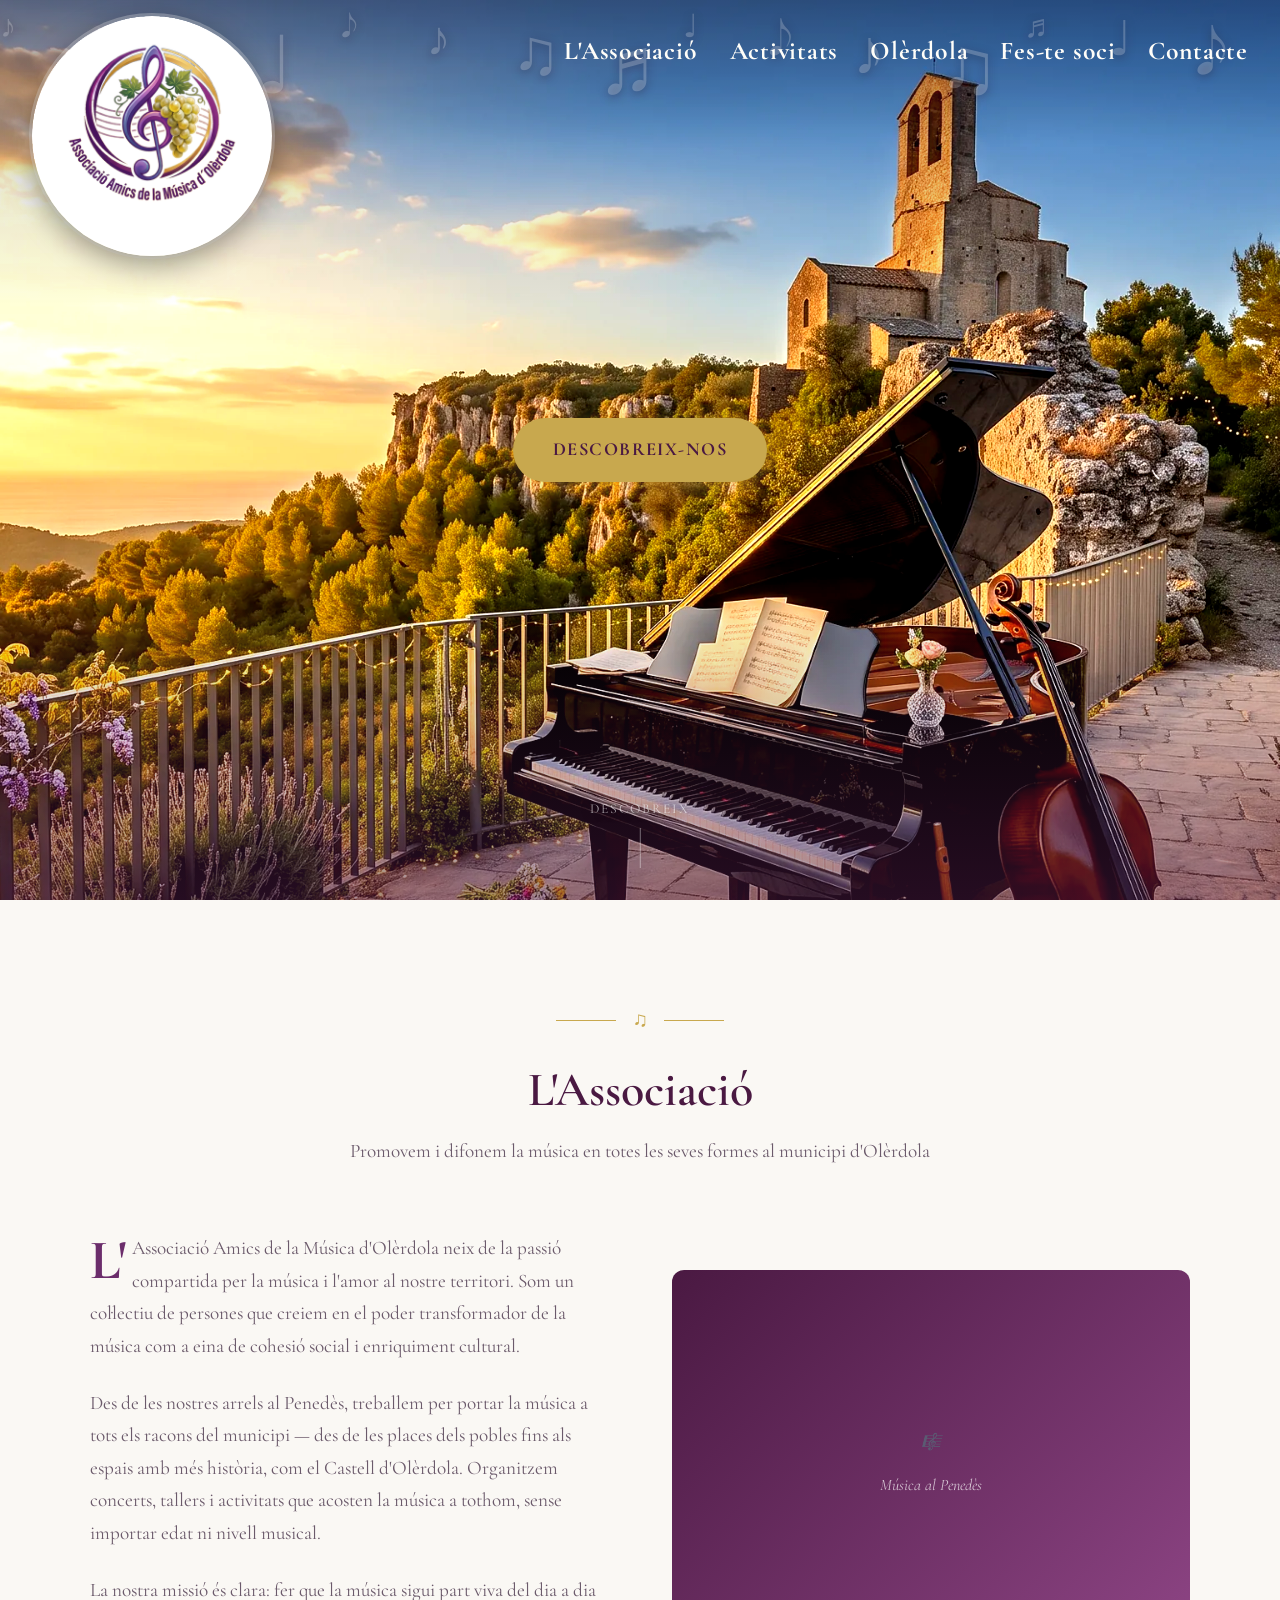
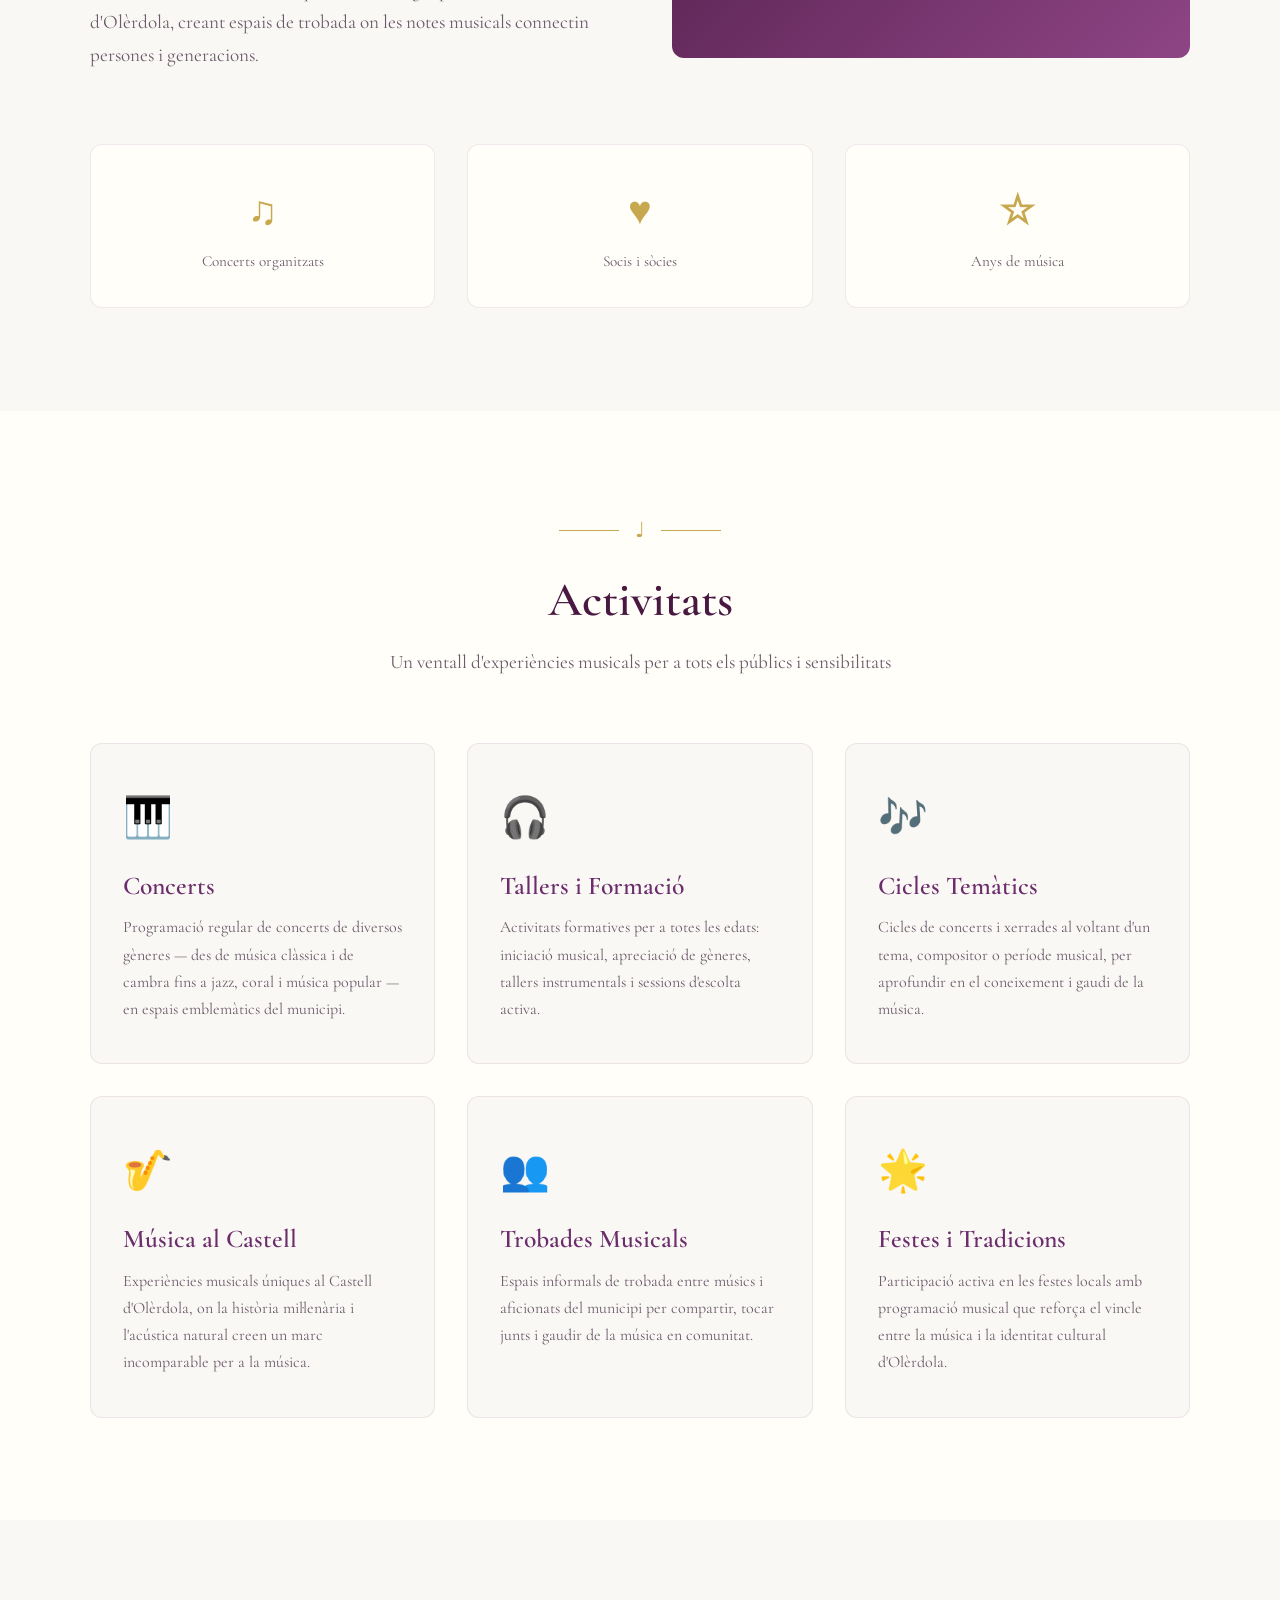
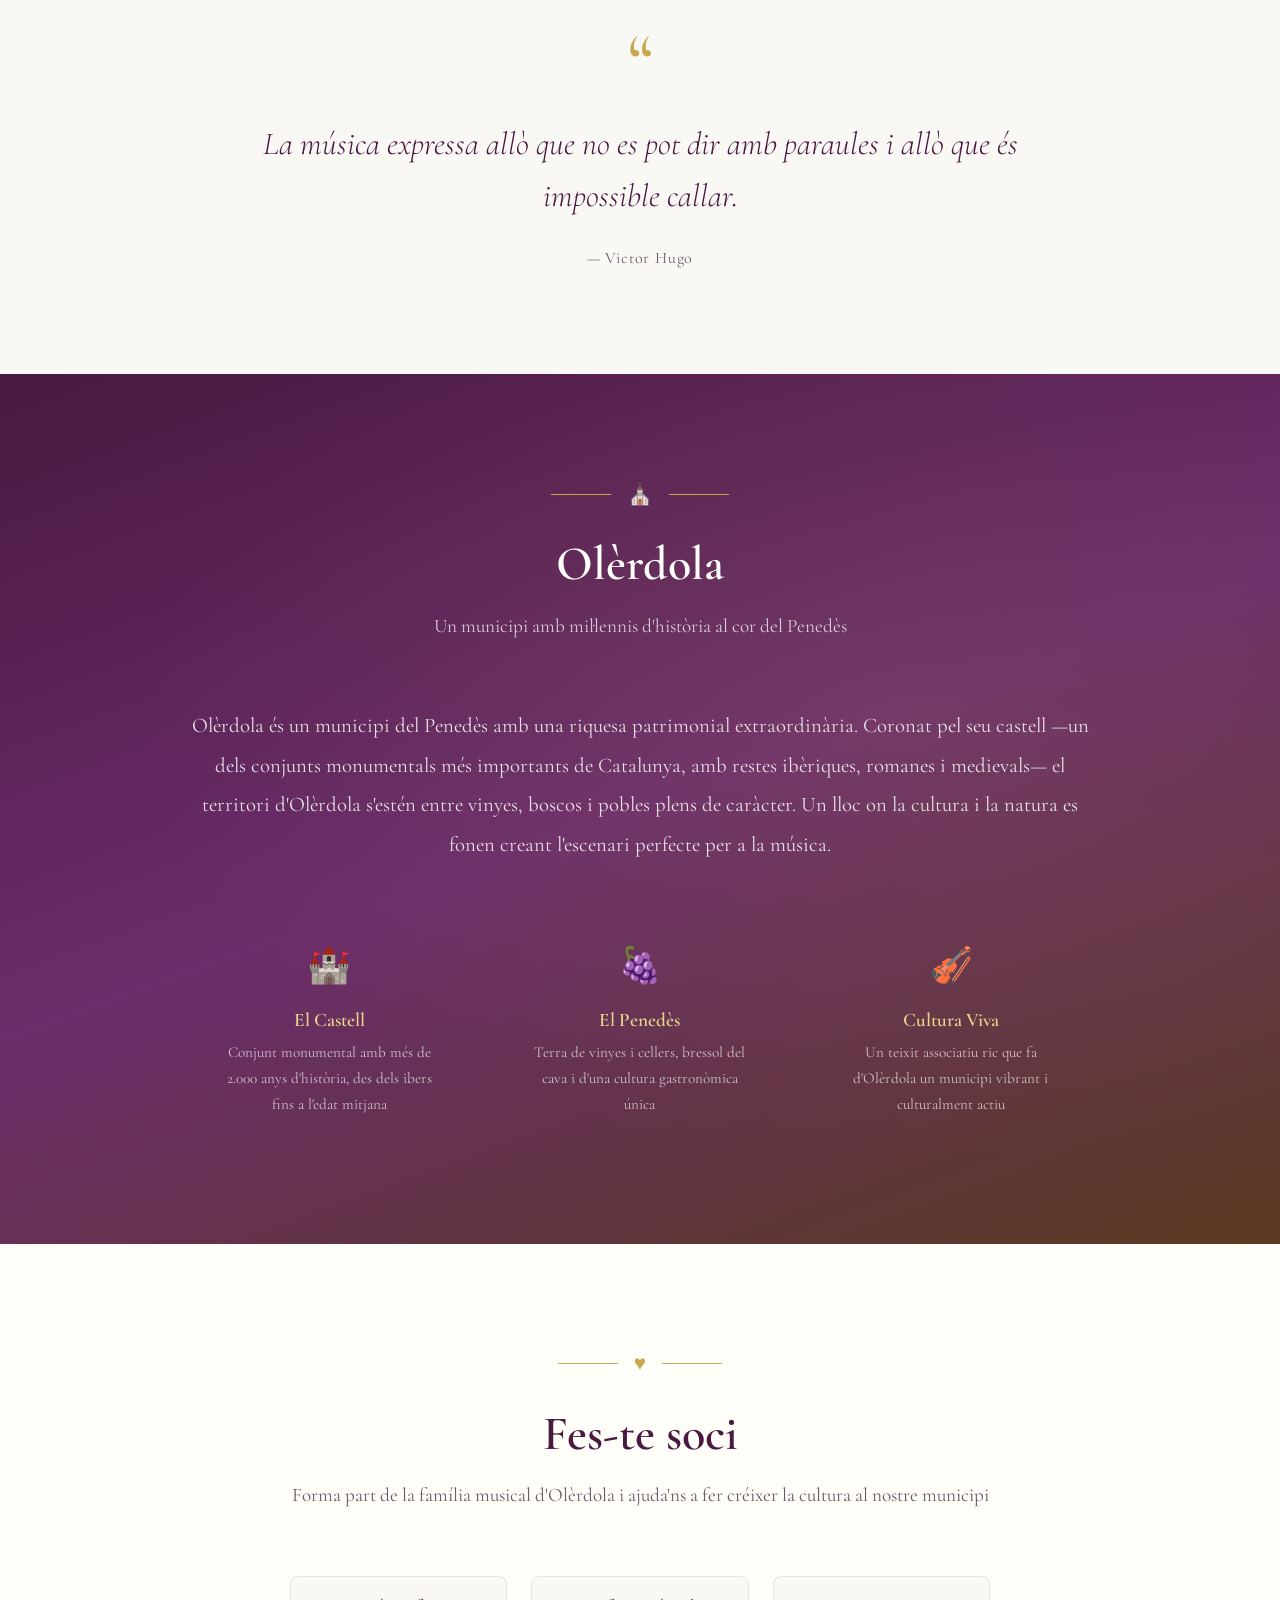
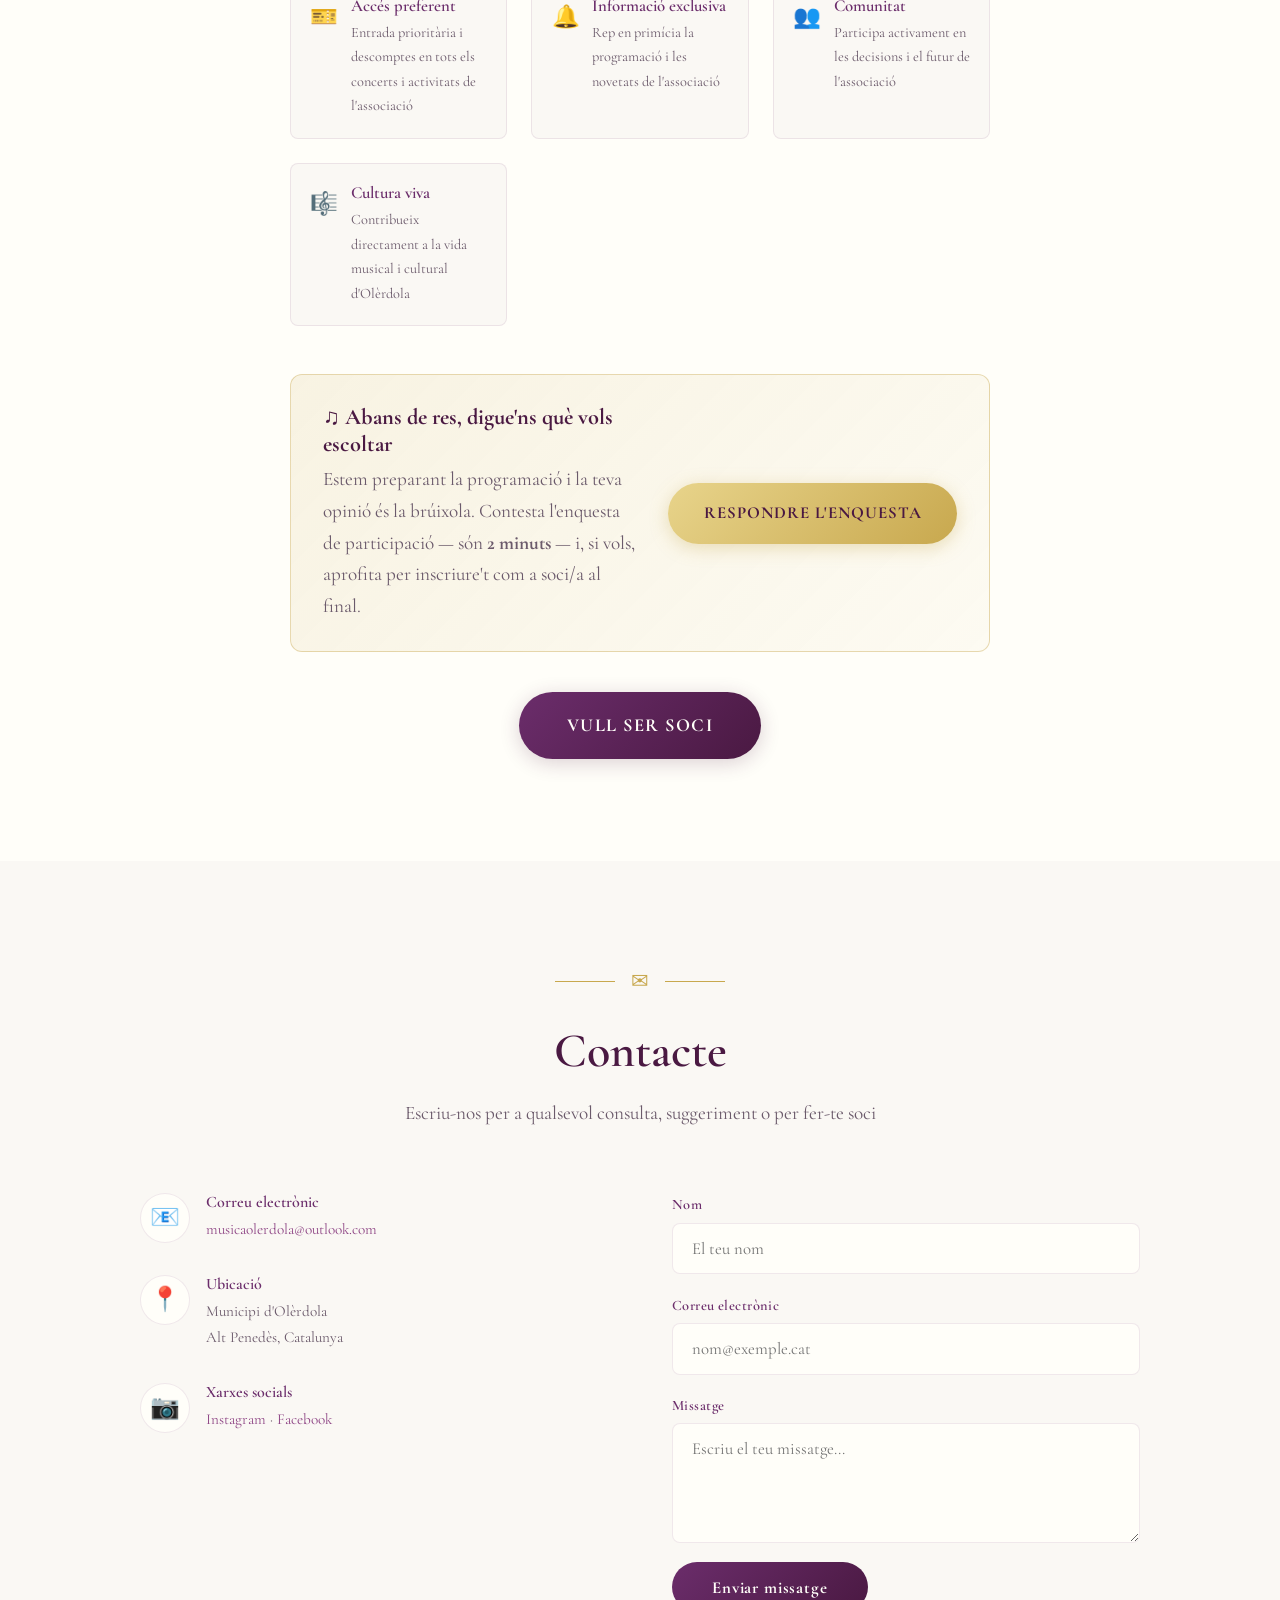
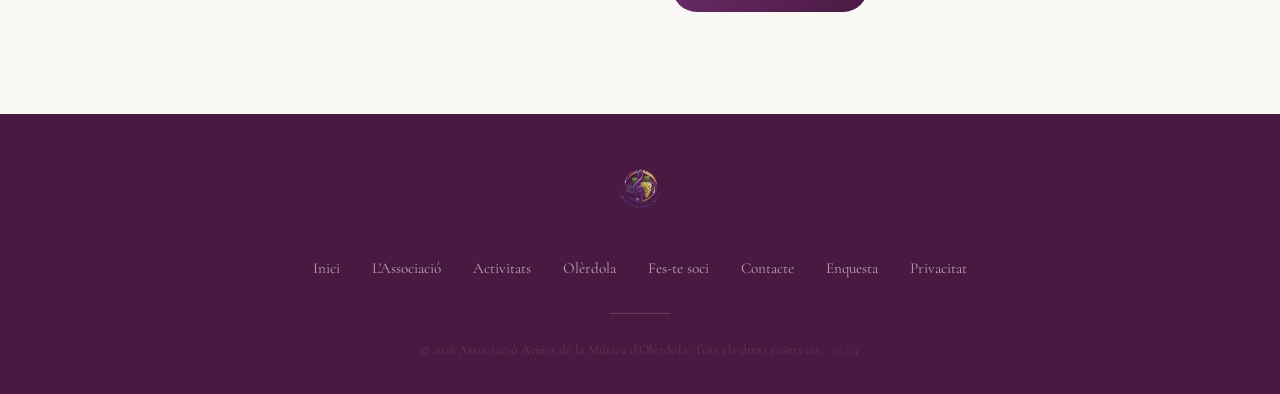
<file: index.html>
<!DOCTYPE html>
<html lang="ca">
<head>
  <meta charset="UTF-8">
  <meta name="viewport" content="width=device-width, initial-scale=1.0">
  <title>Associació Amics de la Música d'Olèrdola</title>
  <meta name="description" content="Associació Amics de la Música d'Olèrdola — Promovem la música al cor del Penedès, a l'ombra del Castell d'Olèrdola.">
  <meta name="keywords" content="música, Olèrdola, Penedès, associació, concerts, coral, cultura, castell">
  <meta property="og:title" content="Amics de la Música d'Olèrdola">
  <meta property="og:description" content="Promovem la música al cor del Penedès, a l'ombra del Castell d'Olèrdola.">
  <meta property="og:image" content="assets/img/logo-transparent.png">
  <meta property="og:type" content="website">
  <meta property="og:url" content="https://musicaolerdola.cat">
  <link rel="icon" type="image/png" href="assets/img/logo-fons-transparent.png">
  <link rel="manifest" href="manifest.json">
  <meta name="theme-color" content="#4a1942">
  <link rel="preconnect" href="https://fonts.googleapis.com">
  <link rel="preconnect" href="https://fonts.gstatic.com" crossorigin>
  <link href="https://fonts.googleapis.com/css2?family=Cormorant+Garamond:ital,wght@0,300;0,400;0,600;0,700;1,300;1,400&display=swap" rel="stylesheet">
  <link rel="stylesheet" href="assets/css/style.css">
  <!-- La foto de la portada és el primer que es veu: la demanem ja des del
       <head> perquè no s'hagi d'esperar que el navegador llegeixi el CSS.
       El «media» fa que cada aparell es baixi només el seu retall. -->
  <link rel="preload" as="image" href="assets/img/hero-olerdola.webp"
        type="image/webp" media="(min-width: 821px), (orientation: landscape)">
  <link rel="preload" as="image" href="assets/img/hero-olerdola-mobil.webp"
        type="image/webp" media="(max-width: 820px) and (orientation: portrait)">
</head>
<body>

  <!-- ── Navegació ── -->
  <nav class="nav">
    <a href="#" class="nav-logo">
      <img src="assets/img/logo-circle.png" alt="Logo AAMO">
    </a>
    <ul class="nav-links">
      <li><a href="#associacio">L'Associació</a></li>
      <li><a href="#activitats">Activitats</a></li>
      <li><a href="#olerdola">Olèrdola</a></li>
      <li><a href="#fes-te-soci">Fes-te soci</a></li>
      <li><a href="#contacte">Contacte</a></li>
    </ul>
    <div class="nav-hamburger" aria-label="Obrir menú">
      <span></span>
      <span></span>
      <span></span>
    </div>
  </nav>

  <!-- ── Hero ── -->
  <!-- El bàner «En construcció» s'ha retirat. Per tornar-lo a posar, mira
       README.md → «El bàner En construcció». -->

  <section class="hero" id="inici">
    <div class="hero-bg"></div>
    <div class="hero-particles"></div>
    <div class="hero-content">
      <a href="#associacio" class="btn-hero">Descobreix-nos</a>
    </div>
    <div class="hero-scroll">Descobreix</div>
  </section>

  <!-- ── L'Associació ── -->
  <section class="about" id="associacio">
    <div class="section-header reveal">
      <div class="ornament">&#9835;</div>
      <h2>L'Associació</h2>
      <p>Promovem i difonem la música en totes les seves formes al municipi d'Olèrdola</p>
    </div>
    <div class="about-grid">
      <div class="about-text reveal">
        <p>L'Associació Amics de la Música d'Olèrdola neix de la passió compartida per la música i l'amor al nostre territori. Som un col·lectiu de persones que creiem en el poder transformador de la música com a eina de cohesió social i enriquiment cultural.</p>
        <p>Des de les nostres arrels al Penedès, treballem per portar la música a tots els racons del municipi — des de les places dels pobles fins als espais amb més història, com el Castell d'Olèrdola. Organitzem concerts, tallers i activitats que acosten la música a tothom, sense importar edat ni nivell musical.</p>
        <p>La nostra missió és clara: fer que la música sigui part viva del dia a dia d'Olèrdola, creant espais de trobada on les notes musicals connectin persones i generacions.</p>
      </div>
      <div class="about-image reveal reveal-delay-2">
        <div class="about-image-placeholder">
          <span>&#127932;</span>
          <span>Música al Penedès</span>
        </div>
      </div>
    </div>
    <div class="about-stats">
      <div class="stat reveal reveal-delay-1">
        <div class="stat-number">&#9835;</div>
        <div class="stat-label">Concerts organitzats</div>
      </div>
      <div class="stat reveal reveal-delay-2">
        <div class="stat-number">&#9829;</div>
        <div class="stat-label">Socis i sòcies</div>
      </div>
      <div class="stat reveal reveal-delay-3">
        <div class="stat-number">&#9734;</div>
        <div class="stat-label">Anys de música</div>
      </div>
    </div>
  </section>

  <!-- ── Activitats ── -->
  <section class="activities" id="activitats">
    <div class="section-header reveal">
      <div class="ornament">&#9833;</div>
      <h2>Activitats</h2>
      <p>Un ventall d'experiències musicals per a tots els públics i sensibilitats</p>
    </div>
    <div class="activities-grid">
      <div class="activity-card reveal reveal-delay-1">
        <div class="activity-icon">&#127929;</div>
        <h3>Concerts</h3>
        <p>Programació regular de concerts de diversos gèneres — des de música clàssica i de cambra fins a jazz, coral i música popular — en espais emblemàtics del municipi.</p>
      </div>
      <div class="activity-card reveal reveal-delay-2">
        <div class="activity-icon">&#127911;</div>
        <h3>Tallers i Formació</h3>
        <p>Activitats formatives per a totes les edats: iniciació musical, apreciació de gèneres, tallers instrumentals i sessions d'escolta activa.</p>
      </div>
      <div class="activity-card reveal reveal-delay-3">
        <div class="activity-icon">&#127926;</div>
        <h3>Cicles Temàtics</h3>
        <p>Cicles de concerts i xerrades al voltant d'un tema, compositor o període musical, per aprofundir en el coneixement i gaudi de la música.</p>
      </div>
      <div class="activity-card reveal reveal-delay-4">
        <div class="activity-icon">&#127927;</div>
        <h3>Música al Castell</h3>
        <p>Experiències musicals úniques al Castell d'Olèrdola, on la història mil·lenària i l'acústica natural creen un marc incomparable per a la música.</p>
      </div>
      <div class="activity-card reveal reveal-delay-1">
        <div class="activity-icon">&#128101;</div>
        <h3>Trobades Musicals</h3>
        <p>Espais informals de trobada entre músics i aficionats del municipi per compartir, tocar junts i gaudir de la música en comunitat.</p>
      </div>
      <div class="activity-card reveal reveal-delay-2">
        <div class="activity-icon">&#127775;</div>
        <h3>Festes i Tradicions</h3>
        <p>Participació activa en les festes locals amb programació musical que reforça el vincle entre la música i la identitat cultural d'Olèrdola.</p>
      </div>
    </div>
  </section>

  <!-- ── Cita ── -->
  <section class="quote-section">
    <div class="quote-content reveal">
      <div class="quote-mark">&ldquo;</div>
      <p class="quote-text">La música expressa allò que no es pot dir amb paraules i allò que és impossible callar.</p>
      <p class="quote-author">&mdash; Victor Hugo</p>
    </div>
  </section>

  <!-- ── Olèrdola ── -->
  <section class="olerdola" id="olerdola">
    <div class="section-header reveal">
      <div class="ornament">&#9962;</div>
      <h2>Olèrdola</h2>
      <p>Un municipi amb mil·lennis d'història al cor del Penedès</p>
    </div>
    <div class="olerdola-content">
      <p class="olerdola-text reveal">
        Olèrdola és un municipi del Penedès amb una riquesa patrimonial extraordinària.
        Coronat pel seu castell —un dels conjunts monumentals més importants de Catalunya,
        amb restes ibèriques, romanes i medievals— el territori d'Olèrdola s'estén entre
        vinyes, boscos i pobles plens de caràcter. Un lloc on la cultura i la natura es
        fonen creant l'escenari perfecte per a la música.
      </p>
      <div class="olerdola-features">
        <div class="olerdola-feature reveal reveal-delay-1">
          <div class="olerdola-feature-icon">&#127984;</div>
          <h3>El Castell</h3>
          <p>Conjunt monumental amb més de 2.000 anys d'història, des dels ibers fins a l'edat mitjana</p>
        </div>
        <div class="olerdola-feature reveal reveal-delay-2">
          <div class="olerdola-feature-icon">&#127815;</div>
          <h3>El Penedès</h3>
          <p>Terra de vinyes i cellers, bressol del cava i d'una cultura gastronòmica única</p>
        </div>
        <div class="olerdola-feature reveal reveal-delay-3">
          <div class="olerdola-feature-icon">&#127931;</div>
          <h3>Cultura Viva</h3>
          <p>Un teixit associatiu ric que fa d'Olèrdola un municipi vibrant i culturalment actiu</p>
        </div>
      </div>
    </div>
  </section>

  <!-- ── Fes-te soci ── -->
  <section class="join" id="fes-te-soci">
    <div class="section-header reveal">
      <div class="ornament">&#9829;</div>
      <h2>Fes-te soci</h2>
      <p>Forma part de la família musical d'Olèrdola i ajuda'ns a fer créixer la cultura al nostre municipi</p>
    </div>
    <div class="join-content">
      <div class="join-benefits">
        <div class="join-benefit reveal reveal-delay-1">
          <div class="join-benefit-icon">&#127915;</div>
          <div>
            <h4>Accés preferent</h4>
            <p>Entrada prioritària i descomptes en tots els concerts i activitats de l'associació</p>
          </div>
        </div>
        <div class="join-benefit reveal reveal-delay-2">
          <div class="join-benefit-icon">&#128276;</div>
          <div>
            <h4>Informació exclusiva</h4>
            <p>Rep en primícia la programació i les novetats de l'associació</p>
          </div>
        </div>
        <div class="join-benefit reveal reveal-delay-3">
          <div class="join-benefit-icon">&#128101;</div>
          <div>
            <h4>Comunitat</h4>
            <p>Participa activament en les decisions i el futur de l'associació</p>
          </div>
        </div>
        <div class="join-benefit reveal reveal-delay-4">
          <div class="join-benefit-icon">&#127932;</div>
          <div>
            <h4>Cultura viva</h4>
            <p>Contribueix directament a la vida musical i cultural d'Olèrdola</p>
          </div>
        </div>
      </div>
      <div class="join-enquesta reveal">
        <div class="join-enquesta-text">
          <h3>&#9835; Abans de res, digue'ns què vols escoltar</h3>
          <p>
            Estem preparant la programació i la teva opinió és la brúixola. Contesta
            l'enquesta de participació &mdash; són <strong>2 minuts</strong> &mdash; i, si vols,
            aprofita per inscriure't com a soci/a al final.
          </p>
        </div>
        <a href="enquesta.html" class="btn-enquesta">Respondre l'enquesta</a>
      </div>
      <a href="#contacte" class="btn-join reveal">Vull ser soci</a>
    </div>
  </section>

  <!-- ── Contacte ── -->
  <section class="contact" id="contacte">
    <div class="section-header reveal">
      <div class="ornament">&#9993;</div>
      <h2>Contacte</h2>
      <p>Escriu-nos per a qualsevol consulta, suggeriment o per fer-te soci</p>
    </div>
    <div class="contact-grid">
      <div class="contact-info reveal">
        <div class="contact-item">
          <div class="contact-item-icon">&#128231;</div>
          <div>
            <h4>Correu electrònic</h4>
            <p><a href="mailto:musicaolerdola@outlook.com">musicaolerdola@outlook.com</a></p>
          </div>
        </div>
        <div class="contact-item">
          <div class="contact-item-icon">&#128205;</div>
          <div>
            <h4>Ubicació</h4>
            <p>Municipi d'Olèrdola<br>Alt Penedès, Catalunya</p>
          </div>
        </div>
        <div class="contact-item">
          <div class="contact-item-icon">&#128247;</div>
          <div>
            <h4>Xarxes socials</h4>
            <p>
              <a href="#">Instagram</a> &middot;
              <a href="#">Facebook</a>
            </p>
          </div>
        </div>
      </div>
      <form class="contact-form reveal reveal-delay-2" action="api/send-mail.php" method="POST">
        <!-- Camp trampa per a robots: les persones no el veuen mai -->
        <div style="position:absolute;left:-9999px;width:1px;height:1px;overflow:hidden" aria-hidden="true">
          <label for="web">No omplis aquest camp</label>
          <input type="text" id="web" name="web" tabindex="-1" autocomplete="off">
        </div>
        <div class="form-group">
          <label for="nom">Nom</label>
          <input type="text" id="nom" name="nom" required placeholder="El teu nom">
        </div>
        <div class="form-group">
          <label for="email">Correu electrònic</label>
          <input type="email" id="email" name="email" required placeholder="nom@exemple.cat">
        </div>
        <div class="form-group">
          <label for="missatge">Missatge</label>
          <textarea id="missatge" name="missatge" required placeholder="Escriu el teu missatge..."></textarea>
        </div>
        <button type="submit" class="btn-submit">Enviar missatge</button>
      </form>
    </div>
  </section>

  <!-- ── Footer ── -->
  <footer class="footer">
    <div class="footer-content">
      <img src="assets/img/logo-fons-transparent.png" alt="AAMO" class="footer-logo">
      <div class="footer-links">
        <a href="#inici">Inici</a>
        <a href="#associacio">L'Associació</a>
        <a href="#activitats">Activitats</a>
        <a href="#olerdola">Olèrdola</a>
        <a href="#fes-te-soci">Fes-te soci</a>
        <a href="#contacte">Contacte</a>
        <a href="enquesta.html">Enquesta</a>
        <a href="privacitat.html">Privacitat</a>
      </div>
      <div class="footer-divider"></div>
      <p class="footer-copy">&copy; 2026 Associació Amics de la Música d'Olèrdola. Tots els drets reservats. <span class="footer-versio">v1.1.4</span></p>
    </div>
  </footer>

  <script src="assets/js/main.js"></script>
</body>
</html>
</file>
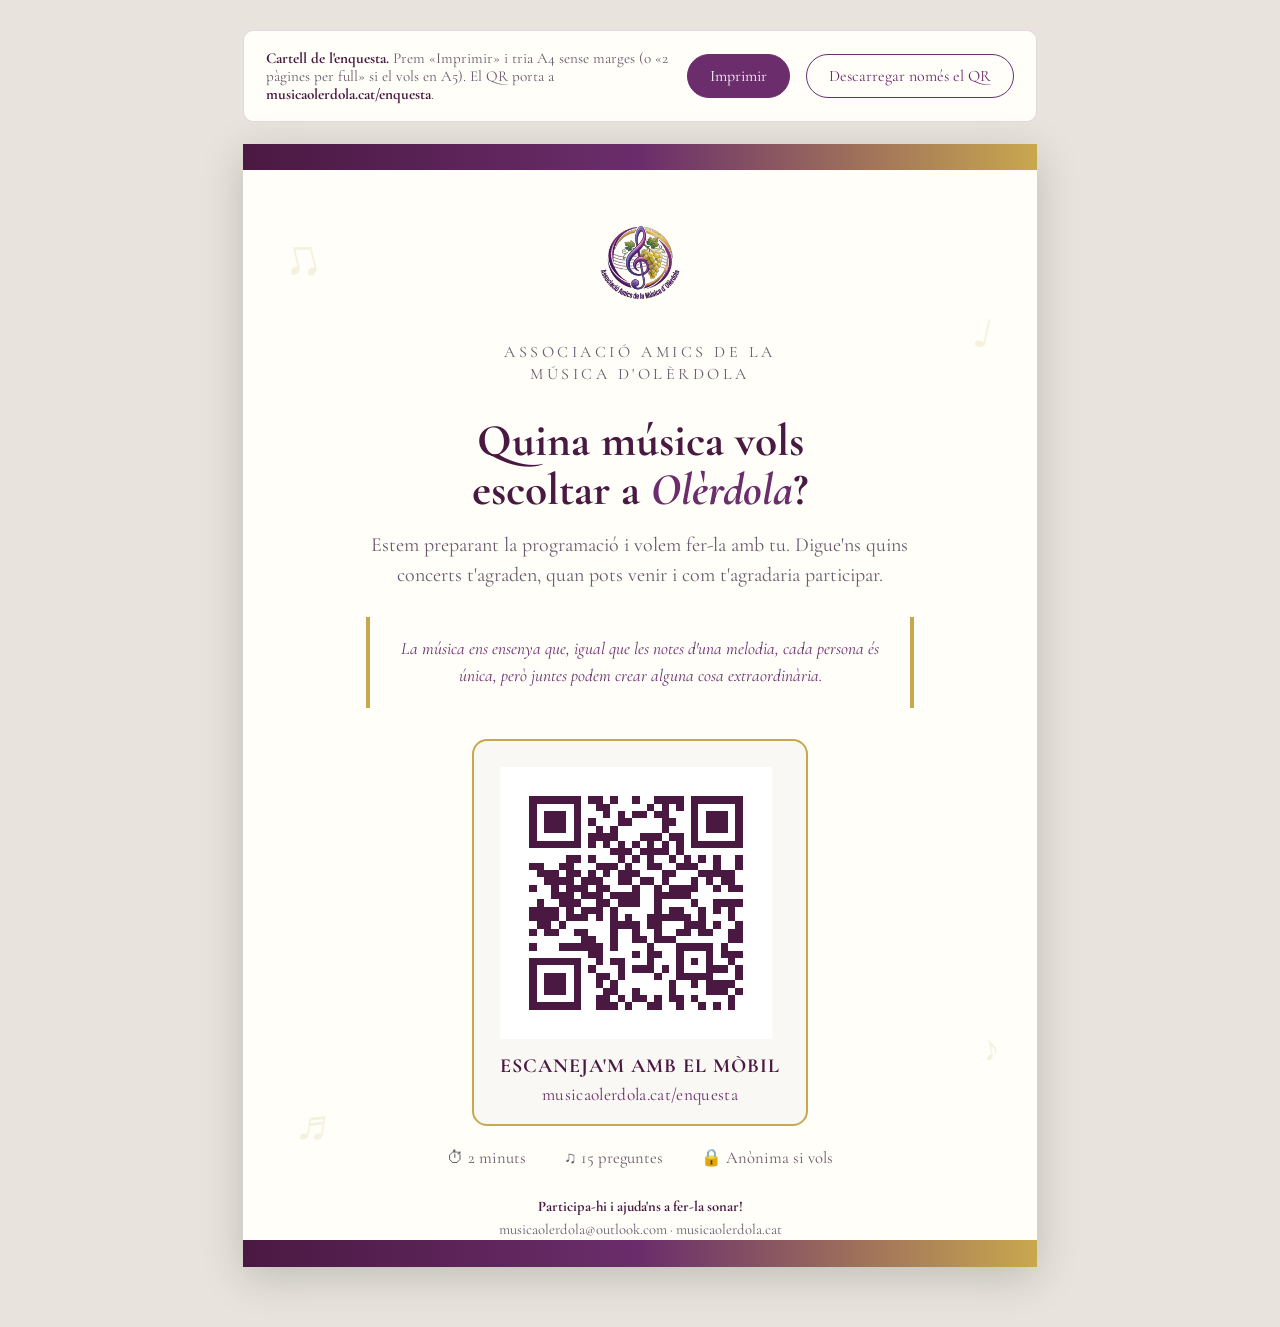
<file: cartell.html>
<!DOCTYPE html>
<html lang="ca">
<head>
  <meta charset="UTF-8">
  <meta name="viewport" content="width=device-width, initial-scale=1.0">
  <title>Cartell de l'enquesta — Amics de la Música d'Olèrdola</title>
  <meta name="robots" content="noindex">
  <link rel="icon" type="image/png" href="assets/img/logo-fons-transparent.png">
  <link rel="preconnect" href="https://fonts.googleapis.com">
  <link rel="preconnect" href="https://fonts.gstatic.com" crossorigin>
  <link href="https://fonts.googleapis.com/css2?family=Cormorant+Garamond:ital,wght@0,300;0,400;0,600;0,700;1,300;1,400&display=swap" rel="stylesheet">
  <style>
    :root {
      --purple-dark: #4a1942;
      --purple: #6b2d6b;
      --gold: #c8a84e;
      --gold-light: #e8d48b;
      --cream: #faf8f4;
      --warm-white: #fffef9;
      --text-muted: #6b5a6b;
    }

    * { box-sizing: border-box; margin: 0; padding: 0; }

    body {
      background: #e8e4dd;
      font-family: 'Cormorant Garamond', Georgia, serif;
      color: var(--purple-dark);
      padding: 30px 16px 60px;
    }

    /* ── Barra d'eines (no s'imprimeix) ── */
    .eines {
      max-width: 210mm;
      margin: 0 auto 22px;
      background: var(--warm-white);
      border: 1px solid rgba(106, 45, 107, 0.18);
      border-radius: 10px;
      padding: 18px 22px;
      display: flex;
      align-items: center;
      gap: 16px;
      flex-wrap: wrap;
    }
    .eines p { color: var(--text-muted); font-size: 0.95rem; flex: 1; min-width: 240px; }
    .eines strong { color: var(--purple-dark); }
    .eines button, .eines a {
      font-family: inherit;
      font-size: 1rem;
      padding: 11px 22px;
      border-radius: 40px;
      border: 1.5px solid var(--purple);
      background: var(--purple);
      color: #fff;
      cursor: pointer;
      text-decoration: none;
      white-space: nowrap;
    }
    .eines a { background: transparent; color: var(--purple); }
    .eines button:hover { background: var(--purple-dark); }
    .eines a:hover { background: rgba(106, 45, 107, 0.08); }

    /* ── El cartell ── */
    .cartell {
      width: 210mm;
      height: 297mm;
      margin: 0 auto;
      background: var(--warm-white);
      box-shadow: 0 10px 40px rgba(0, 0, 0, 0.18);
      padding: 18mm 16mm 14mm;
      display: flex;
      flex-direction: column;
      align-items: center;
      text-align: center;
      position: relative;
      overflow: hidden;
    }

    /* Sanefa superior i inferior */
    .cartell::before,
    .cartell::after {
      content: '';
      position: absolute;
      left: 0;
      right: 0;
      height: 7mm;
      background: linear-gradient(90deg, var(--purple-dark), var(--purple), var(--gold));
    }
    .cartell::before { top: 0; }
    .cartell::after { bottom: 0; }

    .logo { width: 30mm; height: auto; margin-bottom: 4mm; }

    .entitat {
      font-size: 12pt;
      letter-spacing: 0.22em;
      text-transform: uppercase;
      color: var(--text-muted);
      margin-bottom: 8mm;
      line-height: 1.4;
    }

    h1 {
      font-size: 34pt;
      line-height: 1.1;
      font-weight: 700;
      color: var(--purple-dark);
      margin-bottom: 4mm;
    }

    h1 em { font-style: italic; color: var(--purple); }

    .subtitol {
      font-size: 15pt;
      color: var(--text-muted);
      max-width: 150mm;
      line-height: 1.5;
      margin-bottom: 7mm;
    }

    .cita {
      font-style: italic;
      font-size: 13pt;
      color: var(--purple);
      max-width: 145mm;
      line-height: 1.55;
      padding: 5mm 8mm;
      border-left: 1.2mm solid var(--gold);
      border-right: 1.2mm solid var(--gold);
      margin-bottom: 8mm;
    }

    /* ── Bloc del QR ── */
    .qr-bloc {
      background: var(--cream);
      border: 0.6mm solid var(--gold);
      border-radius: 4mm;
      padding: 7mm 7mm 5mm;
      margin-bottom: 6mm;
    }

    .qr-bloc img { width: 72mm; height: 72mm; display: block; }

    .escaneja {
      font-size: 15pt;
      font-weight: 700;
      letter-spacing: 0.05em;
      text-transform: uppercase;
      color: var(--purple-dark);
      margin-top: 4mm;
    }

    .url {
      font-size: 13pt;
      color: var(--purple);
      letter-spacing: 0.02em;
      margin-top: 1.5mm;
    }

    .dades {
      display: flex;
      gap: 10mm;
      justify-content: center;
      font-size: 12.5pt;
      color: var(--text-muted);
      margin-bottom: 7mm;
    }

    .peu {
      margin-top: auto;
      font-size: 11pt;
      color: var(--text-muted);
      line-height: 1.6;
    }

    .peu strong { color: var(--purple-dark); }

    .notes {
      position: absolute;
      font-size: 40pt;
      color: rgba(200, 168, 78, 0.16);
      pointer-events: none;
      user-select: none;
    }
    .n1 { top: 22mm; left: 10mm; transform: rotate(-14deg); }
    .n2 { top: 44mm; right: 12mm; transform: rotate(12deg); font-size: 30pt; }
    .n3 { bottom: 30mm; left: 14mm; transform: rotate(9deg); font-size: 34pt; }
    .n4 { bottom: 52mm; right: 10mm; transform: rotate(-11deg); font-size: 26pt; }

    /* ── Impressió ── */
    @page { size: A4 portrait; margin: 0; }

    @media print {
      body { background: #fff; padding: 0; }
      .eines { display: none !important; }
      .cartell {
        box-shadow: none;
        width: 100%;
        height: 100vh;
        page-break-after: avoid;
      }
    }

    @media (max-width: 230mm) {
      .cartell { width: 100%; height: auto; min-height: 0; padding: 12mm 8mm; }
      h1 { font-size: 26pt; }
      .qr-bloc img { width: 60mm; height: 60mm; }
    }
  </style>
</head>
<body>

  <div class="eines">
    <p>
      <strong>Cartell de l'enquesta.</strong> Prem «Imprimir» i tria A4 sense marges
      (o «2 pàgines per full» si el vols en A5). El QR porta a
      <strong>musicaolerdola.cat/enquesta</strong>.
    </p>
    <button type="button" onclick="window.print()">Imprimir</button>
    <a href="assets/img/qr-enquesta.svg" download>Descarregar només el QR</a>
  </div>

  <div class="cartell">
    <span class="notes n1" aria-hidden="true">&#9835;</span>
    <span class="notes n2" aria-hidden="true">&#9833;</span>
    <span class="notes n3" aria-hidden="true">&#9836;</span>
    <span class="notes n4" aria-hidden="true">&#9834;</span>

    <img class="logo" src="assets/img/logo-fons-transparent.png"
         alt="Associació Amics de la Música d'Olèrdola">

    <p class="entitat">Associació Amics de la<br>Música d'Olèrdola</p>

    <h1>Quina música vols<br>escoltar a <em>Olèrdola</em>?</h1>

    <p class="subtitol">
      Estem preparant la programació i volem fer-la amb tu.
      Digue'ns quins concerts t'agraden, quan pots venir i com t'agradaria participar.
    </p>

    <blockquote class="cita">
      La música ens ensenya que, igual que les notes d'una melodia, cada persona
      és única, però juntes podem crear alguna cosa extraordinària.
    </blockquote>

    <div class="qr-bloc">
      <img src="assets/img/qr-enquesta.svg" alt="Codi QR de l'enquesta">
      <p class="escaneja">Escaneja'm amb el mòbil</p>
      <p class="url">musicaolerdola.cat/enquesta</p>
    </div>

    <div class="dades">
      <span>&#9201; 2 minuts</span>
      <span>&#9835; 15 preguntes</span>
      <span>&#128274; Anònima si vols</span>
    </div>

    <p class="peu">
      <strong>Participa-hi i ajuda'ns a fer-la sonar!</strong><br>
      musicaolerdola@outlook.com &middot; musicaolerdola.cat
    </p>
  </div>

</body>
</html>
</file>
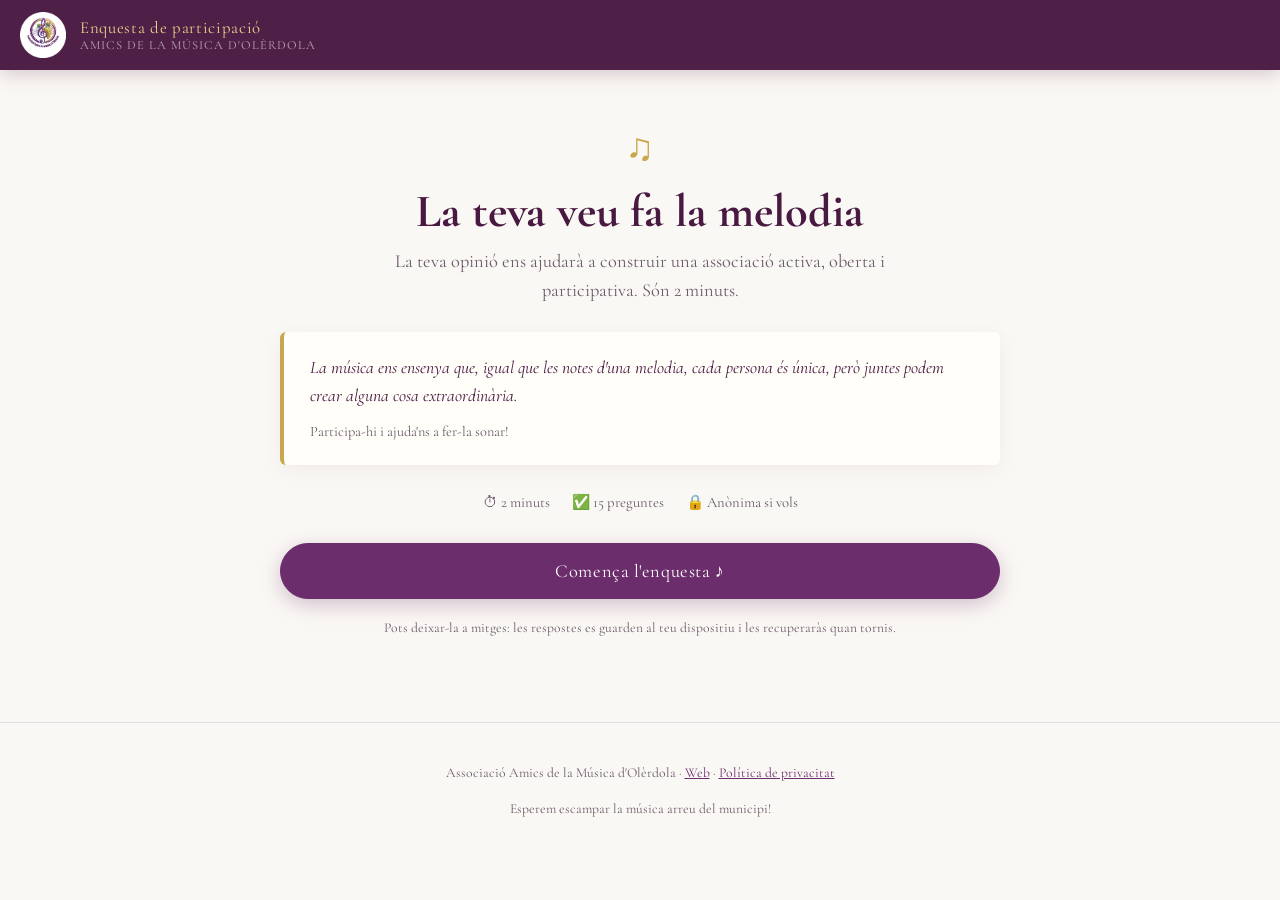
<file: enquesta.html>
<!DOCTYPE html>
<html lang="ca">
<head>
  <meta charset="UTF-8">
  <meta name="viewport" content="width=device-width, initial-scale=1.0">
  <title>Enquesta de participació — Amics de la Música d'Olèrdola</title>
  <meta name="description" content="Digues-nos quina música t'agrada, quan pots venir i com t'agradaria participar. Són 2 minuts i ens ajudarà molt.">
  <meta name="theme-color" content="#4a1942">
  <meta property="og:title" content="Enquesta de participació — Amics de la Música d'Olèrdola">
  <meta property="og:description" content="Són 2 minuts i ens ajudarà a programar la música que vols escoltar a Olèrdola.">
  <meta property="og:image" content="assets/img/logo-transparent.png">
  <meta property="og:type" content="website">
  <meta property="og:url" content="https://musicaolerdola.cat/enquesta">
  <link rel="icon" type="image/png" href="assets/img/logo-fons-transparent.png">
  <link rel="manifest" href="manifest.json">
  <link rel="preconnect" href="https://fonts.googleapis.com">
  <link rel="preconnect" href="https://fonts.gstatic.com" crossorigin>
  <link href="https://fonts.googleapis.com/css2?family=Cormorant+Garamond:ital,wght@0,300;0,400;0,600;0,700;1,300;1,400&display=swap" rel="stylesheet">
  <link rel="stylesheet" href="assets/css/enquesta.css">
</head>
<body>

  <!-- ── Capçalera ── -->
  <header class="enq-nav">
    <a href="index.html" aria-label="Tornar al web">
      <img src="assets/img/logo-circle.png" alt="Amics de la Música d'Olèrdola">
    </a>
    <div class="enq-nav-titol">
      Enquesta de participació
      <small>Amics de la Música d'Olèrdola</small>
    </div>
  </header>

  <!-- ── Barra de progrés ── -->
  <div class="progres oculta" id="progres">
    <div class="progres-pista">
      <div class="progres-plena" id="progres-plena"></div>
    </div>
    <div class="progres-text">
      <span id="progres-pas">Pas 1</span>
      <span id="progres-pct">0%</span>
    </div>
  </div>

  <main>
    <div class="avis avis-info oculta" id="avis-recuperat">
      Hem recuperat les respostes que havies començat.
      <button type="button" id="btn-descarta">Començar de nou</button>
    </div>

    <div class="avis avis-error oculta" id="avis-error" role="alert"></div>

    <form id="formulari" novalidate>
      <!-- Camp trampa per a robots: les persones no el veuen mai -->
      <div style="position:absolute;left:-9999px;top:auto;width:1px;height:1px;overflow:hidden"
           aria-hidden="true">
        <label for="web">No omplis aquest camp</label>
        <input type="text" id="web" name="web" tabindex="-1" autocomplete="off">
      </div>
      <input type="hidden" name="obertura" value="">

      <div id="pantalles">
        <!-- ── Portada ── -->
        <section class="pantalla activa portada" data-pantalla="0">
          <div class="ornament">&#9835;</div>
          <h1>La teva veu fa la melodia</h1>
          <p class="sotstitol" id="intro-text"></p>

          <blockquote class="cita-portada">
            La música ens ensenya que, igual que les notes d'una melodia, cada
            persona és única, però juntes podem crear alguna cosa extraordinària.
            <footer>Participa-hi i ajuda'ns a fer-la sonar!</footer>
          </blockquote>

          <div class="dades-info">
            <span>&#9201; 2 minuts</span>
            <span>&#9989; 15 preguntes</span>
            <span>&#128274; Anònima si vols</span>
          </div>

          <button type="button" class="btn btn-principal btn-gran" id="btn-comenca">
            Comença l'enquesta &#9834;
          </button>

          <p style="font-size:.85rem;color:var(--text-muted);margin-top:18px">
            Pots deixar-la a mitges: les respostes es guarden al teu dispositiu
            i les recuperaràs quan tornis.
          </p>
        </section>
        <!-- La resta de pantalles es generen des d'assets/js/enquesta.js -->
      </div>
    </form>

    <noscript>
      <div class="avis avis-error">
        Aquesta enquesta necessita JavaScript per funcionar. Si no el pots
        activar, escriu-nos a
        <a href="mailto:musicaolerdola@outlook.com">musicaolerdola@outlook.com</a>
        i te la farem arribar en paper.
      </div>
    </noscript>
  </main>

  <footer class="enq-peu">
    <p>
      Associació Amics de la Música d'Olèrdola &middot;
      <a href="index.html">Web</a> &middot;
      <a href="privacitat.html">Política de privacitat</a>
    </p>
    <p>Esperem escampar la música arreu del municipi!</p>
  </footer>

  <script src="assets/js/enquesta.js"></script>
</body>
</html>
</file>
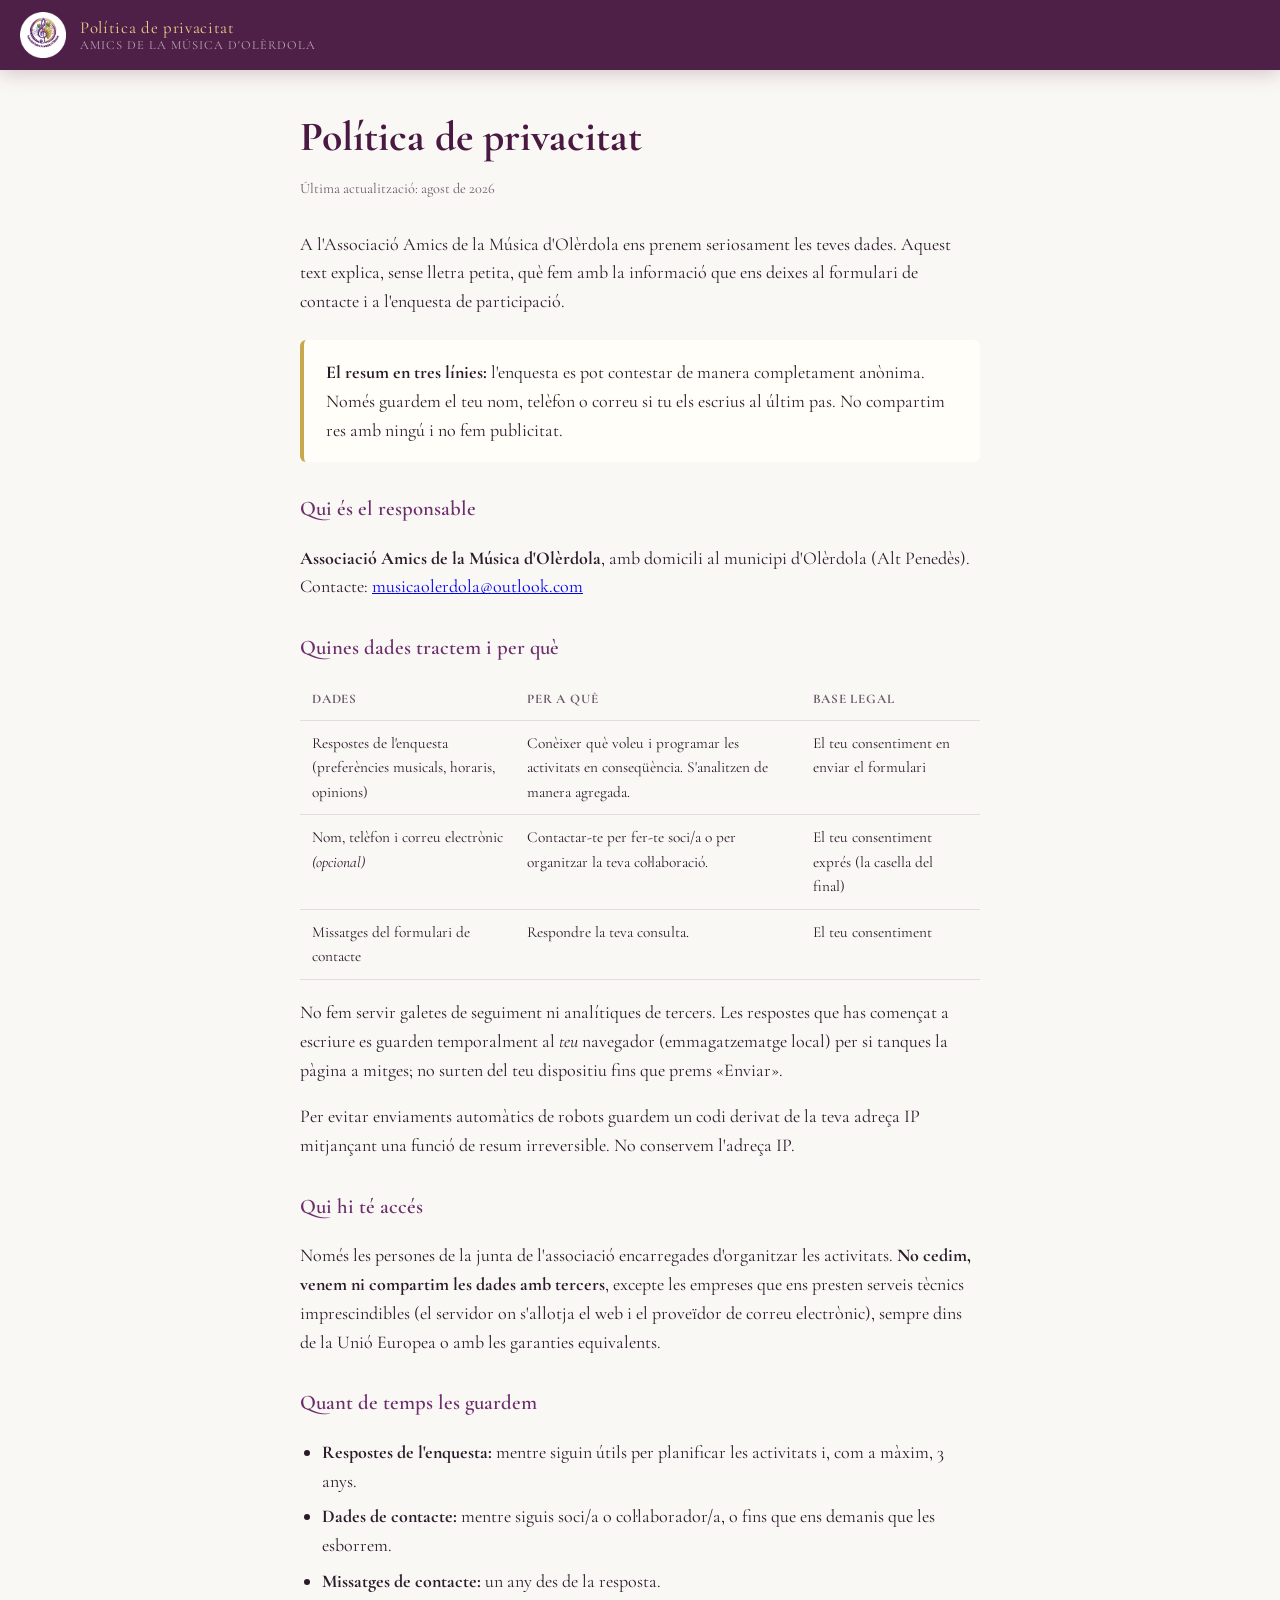
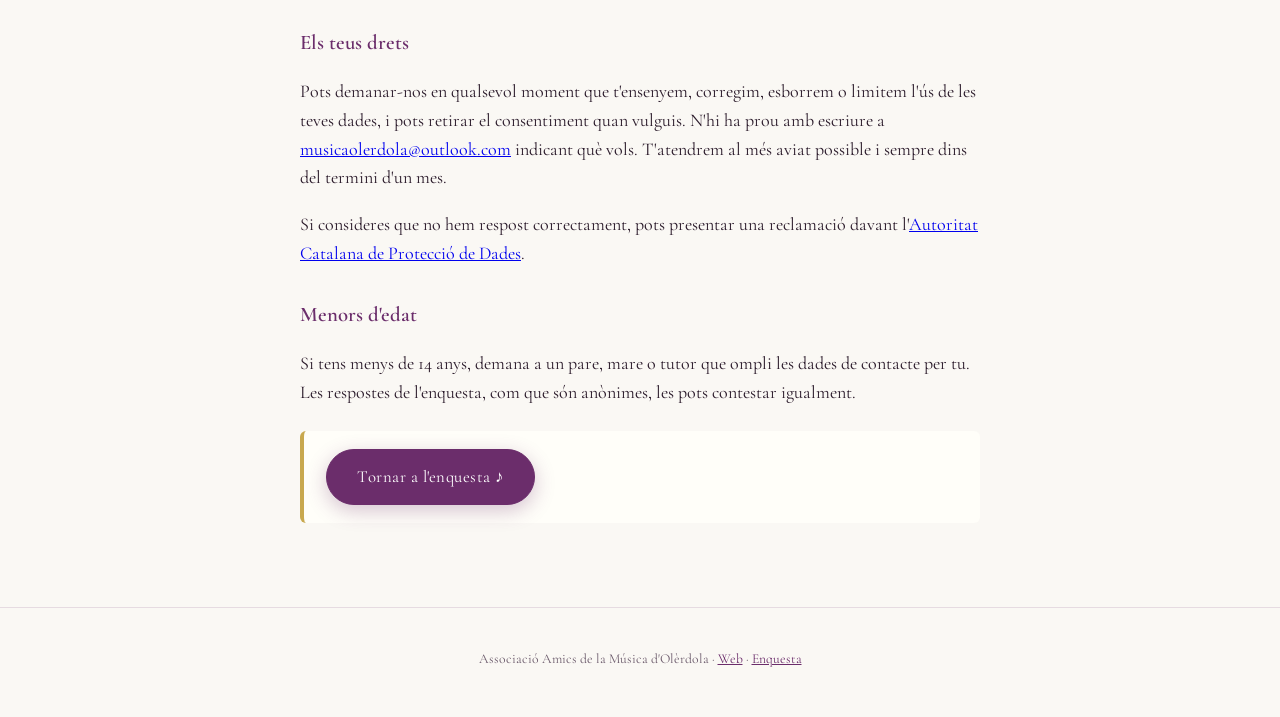
<file: privacitat.html>
<!DOCTYPE html>
<html lang="ca">
<head>
  <meta charset="UTF-8">
  <meta name="viewport" content="width=device-width, initial-scale=1.0">
  <title>Política de privacitat — Amics de la Música d'Olèrdola</title>
  <meta name="description" content="Com tractem les dades personals que ens deixes a través del web i de l'enquesta de participació.">
  <meta name="theme-color" content="#4a1942">
  <link rel="icon" type="image/png" href="assets/img/logo-fons-transparent.png">
  <link rel="preconnect" href="https://fonts.googleapis.com">
  <link rel="preconnect" href="https://fonts.gstatic.com" crossorigin>
  <link href="https://fonts.googleapis.com/css2?family=Cormorant+Garamond:ital,wght@0,300;0,400;0,600;0,700;1,300;1,400&display=swap" rel="stylesheet">
  <link rel="stylesheet" href="assets/css/enquesta.css">
  <style>
    .legal { max-width: 720px; margin: 0 auto; padding: 34px 20px 60px; }
    .legal h1 { font-size: clamp(1.9rem, 6vw, 2.6rem); color: var(--purple-dark); margin: 0 0 6px; }
    .legal .data { color: var(--text-muted); font-size: .9rem; margin: 0 0 30px; }
    .legal h2 { font-size: 1.3rem; color: var(--purple); margin: 30px 0 8px; font-weight: 600; }
    .legal p, .legal li { color: var(--text-dark); }
    .legal ul { padding-left: 22px; }
    .legal li { margin-bottom: 7px; }
    .legal .destacat {
      background: var(--warm-white); border-left: 4px solid var(--gold);
      border-radius: 6px; padding: 18px 22px; margin: 24px 0;
    }
    .legal table { width: 100%; border-collapse: collapse; margin: 14px 0; font-size: .96rem; }
    .legal th, .legal td {
      text-align: left; padding: 10px 12px; vertical-align: top;
      border-bottom: 1px solid var(--border-light);
    }
    .legal th { color: var(--text-muted); font-size: .82rem; text-transform: uppercase;
                letter-spacing: .06em; white-space: nowrap; }
  </style>
</head>
<body>

  <header class="enq-nav">
    <a href="index.html" aria-label="Tornar al web">
      <img src="assets/img/logo-circle.png" alt="Amics de la Música d'Olèrdola">
    </a>
    <div class="enq-nav-titol">
      Política de privacitat
      <small>Amics de la Música d'Olèrdola</small>
    </div>
  </header>

  <article class="legal">
    <h1>Política de privacitat</h1>
    <p class="data">Última actualització: agost de 2026</p>

    <p>
      A l'Associació Amics de la Música d'Olèrdola ens prenem seriosament les teves
      dades. Aquest text explica, sense lletra petita, què fem amb la informació que
      ens deixes al formulari de contacte i a l'enquesta de participació.
    </p>

    <div class="destacat">
      <strong>El resum en tres línies:</strong> l'enquesta es pot contestar de manera
      completament anònima. Només guardem el teu nom, telèfon o correu si tu els
      escrius al últim pas. No compartim res amb ningú i no fem publicitat.
    </div>

    <h2>Qui és el responsable</h2>
    <p>
      <strong>Associació Amics de la Música d'Olèrdola</strong>, amb domicili al municipi
      d'Olèrdola (Alt Penedès).<br>
      Contacte: <a href="mailto:musicaolerdola@outlook.com">musicaolerdola@outlook.com</a>
    </p>
    <!--
      PENDENT: quan l'associació tingui el NIF i el domicili social definitius,
      afegiu-los en aquest apartat (és un requisit de l'article 13 del RGPD).
    -->

    <h2>Quines dades tractem i per què</h2>
    <table>
      <thead>
        <tr><th>Dades</th><th>Per a què</th><th>Base legal</th></tr>
      </thead>
      <tbody>
        <tr>
          <td>Respostes de l'enquesta (preferències musicals, horaris, opinions)</td>
          <td>Conèixer què voleu i programar les activitats en conseqüència. S'analitzen
              de manera agregada.</td>
          <td>El teu consentiment en enviar el formulari</td>
        </tr>
        <tr>
          <td>Nom, telèfon i correu electrònic <em>(opcional)</em></td>
          <td>Contactar-te per fer-te soci/a o per organitzar la teva col·laboració.</td>
          <td>El teu consentiment exprés (la casella del final)</td>
        </tr>
        <tr>
          <td>Missatges del formulari de contacte</td>
          <td>Respondre la teva consulta.</td>
          <td>El teu consentiment</td>
        </tr>
      </tbody>
    </table>

    <p>
      No fem servir galetes de seguiment ni analítiques de tercers. Les respostes que
      has començat a escriure es guarden temporalment al <em>teu</em> navegador
      (emmagatzematge local) per si tanques la pàgina a mitges; no surten del teu
      dispositiu fins que prems «Enviar».
    </p>
    <p>
      Per evitar enviaments automàtics de robots guardem un codi derivat de la teva
      adreça IP mitjançant una funció de resum irreversible. No conservem l'adreça IP.
    </p>

    <h2>Qui hi té accés</h2>
    <p>
      Només les persones de la junta de l'associació encarregades d'organitzar les
      activitats. <strong>No cedim, venem ni compartim les dades amb tercers</strong>,
      excepte les empreses que ens presten serveis tècnics imprescindibles (el
      servidor on s'allotja el web i el proveïdor de correu electrònic), sempre dins
      de la Unió Europea o amb les garanties equivalents.
    </p>

    <h2>Quant de temps les guardem</h2>
    <ul>
      <li><strong>Respostes de l'enquesta:</strong> mentre siguin útils per planificar
        les activitats i, com a màxim, 3 anys.</li>
      <li><strong>Dades de contacte:</strong> mentre siguis soci/a o col·laborador/a, o
        fins que ens demanis que les esborrem.</li>
      <li><strong>Missatges de contacte:</strong> un any des de la resposta.</li>
    </ul>

    <h2>Els teus drets</h2>
    <p>
      Pots demanar-nos en qualsevol moment que t'ensenyem, corregim, esborrem o
      limitem l'ús de les teves dades, i pots retirar el consentiment quan vulguis.
      N'hi ha prou amb escriure a
      <a href="mailto:musicaolerdola@outlook.com">musicaolerdola@outlook.com</a>
      indicant què vols. T'atendrem al més aviat possible i sempre dins del termini
      d'un mes.
    </p>
    <p>
      Si consideres que no hem respost correctament, pots presentar una reclamació
      davant l'<a href="https://apdcat.gencat.cat" target="_blank" rel="noopener">Autoritat
      Catalana de Protecció de Dades</a>.
    </p>

    <h2>Menors d'edat</h2>
    <p>
      Si tens menys de 14 anys, demana a un pare, mare o tutor que ompli les dades de
      contacte per tu. Les respostes de l'enquesta, com que són anònimes, les pots
      contestar igualment.
    </p>

    <div class="destacat">
      <a href="enquesta.html" class="btn btn-principal" style="text-decoration:none;display:inline-block">
        Tornar a l'enquesta &#9834;
      </a>
    </div>
  </article>

  <footer class="enq-peu">
    <p>
      Associació Amics de la Música d'Olèrdola &middot;
      <a href="index.html">Web</a> &middot;
      <a href="enquesta.html">Enquesta</a>
    </p>
  </footer>

</body>
</html>
</file>
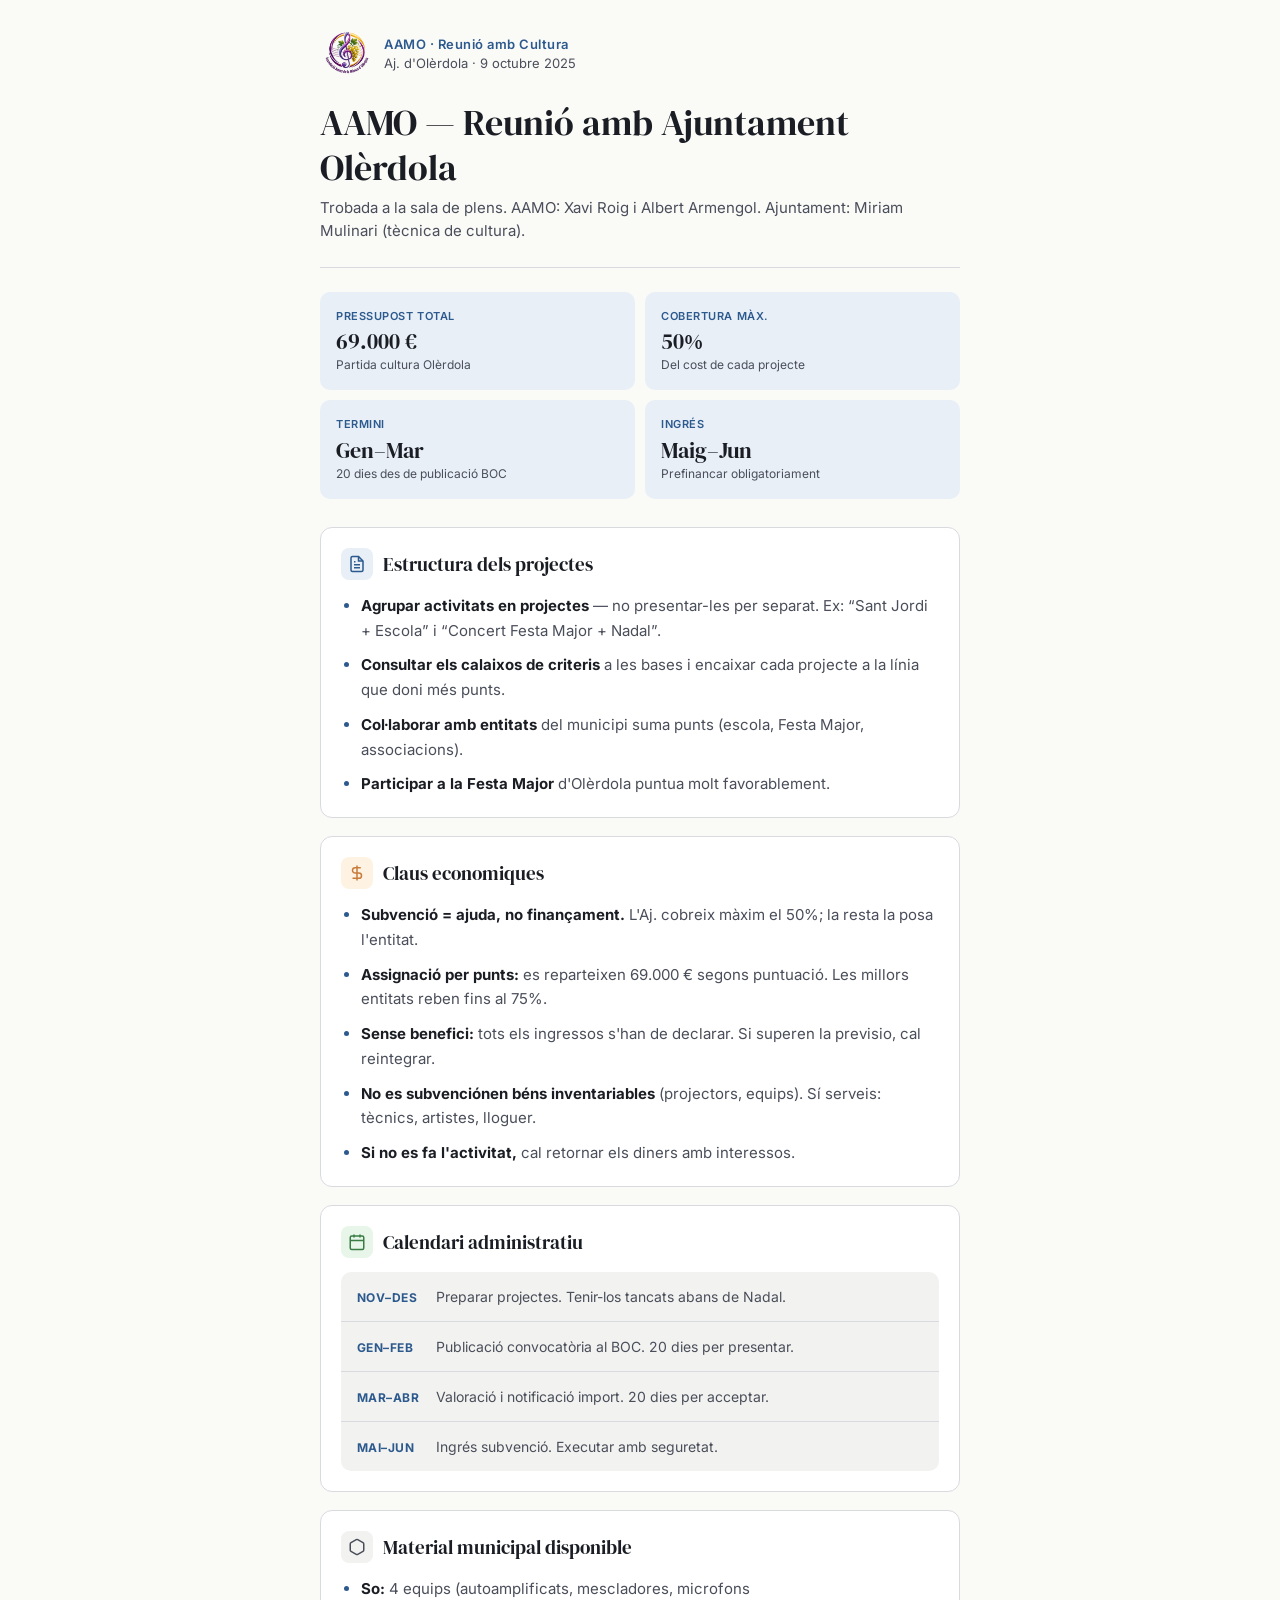
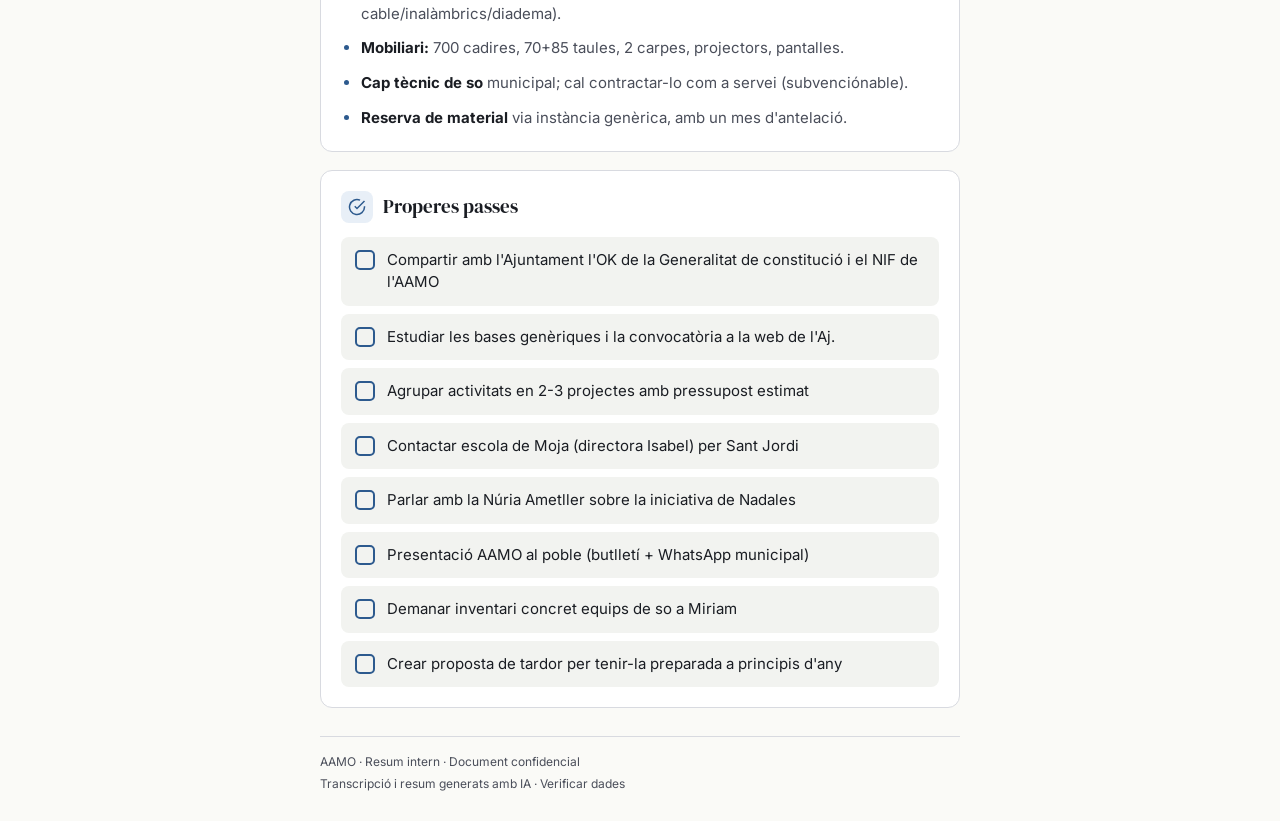
<file: docs/CK9quMLA.html>
<!DOCTYPE html>
<html lang="ca">
<head>
<meta charset="UTF-8">
<meta name="viewport" content="width=device-width, initial-scale=1.0, viewport-fit=cover">
<meta name="robots" content="noindex, nofollow">
<meta property="og:title" content="AAMO — Resum Reunió Ajuntament · 9 oct 2025">
<meta property="og:description" content="Resum executiu de la reunió AAMO amb Miriam Mulinari (tècnica de cultura, Aj. Olèrdola). Subvencións, calendari, material i properes passes.">
<meta property="og:type" content="article">
<title>AAMO — Resum Reunió Ajuntament · 9 oct 2025</title>
<link rel="stylesheet" href="https://fonts.googleapis.com/css2?family=DM+Serif+Display&family=Inter:wght@400;500;600;700&display=swap">
<style>
  :root {
    --bg: #FAFAF7;
    --bg-card: #FFFFFF;
    --fg: #1A1D23;
    --fg-muted: #4A4E5A;
    --accent: #2D5A8E;
    --accent-light: #E8EFF7;
    --border: #D8DAE0;
    --highlight: #C97B3A;
    --section-bg: #F2F3F0;
  }

  @media (prefers-color-scheme: dark) {
    :root:not([data-theme="light"]) {
      --bg: #141518;
      --bg-card: #1E2025;
      --fg: #E4E5E9;
      --fg-muted: #A8ABB5;
      --accent: #6BA3DC;
      --accent-light: #1E2A3A;
      --border: #2E3038;
      --highlight: #D9923E;
      --section-bg: #1A1C20;
      color-scheme: dark;
    }
  }
  :root[data-theme="dark"] {
    --bg: #141518;
    --bg-card: #1E2025;
    --fg: #E4E5E9;
    --fg-muted: #A8ABB5;
    --accent: #6BA3DC;
    --accent-light: #1E2A3A;
    --border: #2E3038;
    --highlight: #D9923E;
    --section-bg: #1A1C20;
    color-scheme: dark;
  }

  * { box-sizing: border-box; margin: 0; padding: 0; }

  body {
    background: var(--bg);
    color: var(--fg);
    font-family: 'Inter', -apple-system, BlinkMacSystemFont, sans-serif;
    padding: 0 20px env(safe-area-inset-bottom, 0px) 20px;
    -webkit-text-size-adjust: 100%;
    line-height: 1.5;
    font-size: 15px;
  }

  .page {
    max-width: 640px;
    margin: 0 auto;
    padding: 28px 0;
  }

  .header {
    display: flex;
    align-items: center;
    gap: 12px;
    margin-bottom: 20px;
  }
  .logo-img {
    width: 52px;
    height: 52px;
    border-radius: 10px;
    flex-shrink: 0;
    object-fit: contain;
  }
  .header-org {
    font-size: 13px;
    font-weight: 600;
    letter-spacing: 0.04em;
    color: var(--accent);
  }
  .header-date {
    font-size: 13px;
    color: var(--fg-muted);
  }

  h1 {
    font-family: 'DM Serif Display', Georgia, serif;
    font-size: clamp(26px, 6vw, 36px);
    font-weight: 400;
    margin: 0 0 6px;
    line-height: 1.25;
    color: var(--fg);
  }
  .subtitle {
    font-size: 15px;
    color: var(--fg-muted);
    margin-bottom: 24px;
    line-height: 1.55;
  }

  hr {
    border: none;
    border-top: 1px solid var(--border);
    margin: 0 0 24px;
  }

  .takeaways {
    display: grid;
    grid-template-columns: 1fr 1fr;
    gap: 10px;
    margin-bottom: 28px;
  }
  .takeaway {
    background: var(--accent-light);
    border-radius: 10px;
    padding: 16px;
  }
  .takeaway-label {
    font-size: 11px;
    text-transform: uppercase;
    letter-spacing: 0.05em;
    color: var(--accent);
    font-weight: 600;
    margin-bottom: 4px;
  }
  .takeaway-value {
    font-family: 'DM Serif Display', Georgia, serif;
    font-size: 22px;
    color: var(--fg);
    line-height: 1.2;
  }
  .takeaway-note {
    font-size: 12px;
    color: var(--fg-muted);
    margin-top: 3px;
    line-height: 1.4;
  }

  .sections {
    display: grid;
    gap: 18px;
  }
  .section {
    background: var(--bg-card);
    border: 1px solid var(--border);
    border-radius: 12px;
    padding: 20px;
  }
  .section-header {
    display: flex;
    align-items: center;
    gap: 10px;
    margin-bottom: 14px;
  }
  .section-icon {
    width: 32px;
    height: 32px;
    border-radius: 8px;
    display: flex;
    align-items: center;
    justify-content: center;
    flex-shrink: 0;
  }
  .section-icon svg { width: 18px; height: 18px; }
  .icon-blue { background: var(--accent-light); color: var(--accent); }
  .icon-amber { background: #FEF3E2; color: var(--highlight); }
  .icon-green { background: #E8F5E9; color: #3A7D44; }
  .icon-slate { background: var(--section-bg); color: var(--fg-muted); }

  @media (prefers-color-scheme: dark) {
    :root:not([data-theme="light"]) .icon-amber { background: #2A2218; }
    :root:not([data-theme="light"]) .icon-green { background: #1A2A1C; color: #6ABF7B; }
  }
  :root[data-theme="dark"] .icon-amber { background: #2A2218; }
  :root[data-theme="dark"] .icon-green { background: #1A2A1C; color: #6ABF7B; }

  h2 {
    font-family: 'DM Serif Display', Georgia, serif;
    font-size: 19px;
    font-weight: 400;
    margin: 0;
    color: var(--fg);
  }

  .section ul {
    font-size: 15px;
    line-height: 1.65;
    color: var(--fg-muted);
    margin: 0;
    padding-left: 20px;
    display: flex;
    flex-direction: column;
    gap: 10px;
  }
  .section li::marker { color: var(--accent); }
  .section li strong { color: var(--fg); }

  .timeline {
    display: flex;
    flex-direction: column;
    margin-top: 10px;
    border-radius: 10px;
    overflow: hidden;
  }
  .tl-step {
    display: flex;
    align-items: baseline;
    gap: 14px;
    padding: 14px 16px;
    background: var(--section-bg);
    border-bottom: 1px solid var(--border);
  }
  .tl-step:last-child { border-bottom: none; }
  .tl-month {
    font-weight: 700;
    color: var(--accent);
    text-transform: uppercase;
    letter-spacing: 0.04em;
    font-size: 12px;
    flex-shrink: 0;
    width: 65px;
  }
  .tl-desc {
    color: var(--fg-muted);
    font-size: 14px;
    line-height: 1.5;
  }

  .actions {
    display: flex;
    flex-direction: column;
    gap: 8px;
    margin-top: 10px;
  }
  .action {
    display: flex;
    align-items: flex-start;
    gap: 12px;
    font-size: 15px;
    color: var(--fg);
    line-height: 1.5;
    padding: 12px 14px;
    background: var(--section-bg);
    border-radius: 8px;
  }
  .action-check {
    width: 20px;
    height: 20px;
    border: 2px solid var(--accent);
    border-radius: 5px;
    flex-shrink: 0;
    margin-top: 1px;
  }

  .footer {
    margin-top: 28px;
    padding-top: 16px;
    border-top: 1px solid var(--border);
    font-size: 12px;
    color: var(--fg-muted);
    display: flex;
    flex-direction: column;
    gap: 4px;
  }

  @media (max-width: 380px) {
    .takeaways { grid-template-columns: 1fr; }
  }
</style>
</head>
<body>
<div class="page">
  <div class="header">
    <img src="[data-uri]" alt="AAMO" class="logo-img">
    <div class="header-text">
      <div class="header-org">AAMO &middot; Reunió amb Cultura</div>
      <div class="header-date">Aj. d&#39;Olèrdola &middot; 9 octubre 2025</div>
    </div>
  </div>

  <h1>AAMO &#8212; Reunió amb Ajuntament Olèrdola</h1>
  <div class="subtitle">Trobada a la sala de plens. AAMO: Xavi Roig i Albert Armengol. Ajuntament: Miriam Mulinari (tècnica de cultura).</div>

  <hr>

  <div class="takeaways">
    <div class="takeaway">
      <div class="takeaway-label">Pressupost total</div>
      <div class="takeaway-value">69.000 &#8364;</div>
      <div class="takeaway-note">Partida cultura Olèrdola</div>
    </div>
    <div class="takeaway">
      <div class="takeaway-label">Cobertura màx.</div>
      <div class="takeaway-value">50%</div>
      <div class="takeaway-note">Del cost de cada projecte</div>
    </div>
    <div class="takeaway">
      <div class="takeaway-label">Termini</div>
      <div class="takeaway-value">Gen&#8211;Mar</div>
      <div class="takeaway-note">20 dies des de publicació BOC</div>
    </div>
    <div class="takeaway">
      <div class="takeaway-label">Ingrés</div>
      <div class="takeaway-value">Maig&#8211;Jun</div>
      <div class="takeaway-note">Prefinancar obligatoriament</div>
    </div>
  </div>

  <div class="sections">

    <div class="section">
      <div class="section-header">
        <div class="section-icon icon-blue">
          <svg viewBox="0 0 24 24" fill="none" stroke="currentColor" stroke-width="2"><path d="M14 2H6a2 2 0 00-2 2v16a2 2 0 002 2h12a2 2 0 002-2V8z"/><path d="M14 2v6h6"/><path d="M16 13H8M16 17H8M10 9H8"/></svg>
        </div>
        <h2>Estructura dels projectes</h2>
      </div>
      <ul>
        <li><strong>Agrupar activitats en projectes</strong> &#8212; no presentar-les per separat. Ex: &#8220;Sant Jordi + Escola&#8221; i &#8220;Concert Festa Major + Nadal&#8221;.</li>
        <li><strong>Consultar els calaixos de criteris</strong> a les bases i encaixar cada projecte a la línia que doni més punts.</li>
        <li><strong>Col&#183;laborar amb entitats</strong> del municipi suma punts (escola, Festa Major, associacions).</li>
        <li><strong>Participar a la Festa Major</strong> d&#39;Olèrdola puntua molt favorablement.</li>
      </ul>
    </div>

    <div class="section">
      <div class="section-header">
        <div class="section-icon icon-amber">
          <svg viewBox="0 0 24 24" fill="none" stroke="currentColor" stroke-width="2"><path d="M12 2v20M17 5H9.5a3.5 3.5 0 000 7h5a3.5 3.5 0 010 7H6"/></svg>
        </div>
        <h2>Claus economiques</h2>
      </div>
      <ul>
        <li><strong>Subvenció = ajuda, no finançament.</strong> L&#39;Aj. cobreix màxim el 50%; la resta la posa l&#39;entitat.</li>
        <li><strong>Assignació per punts:</strong> es reparteixen 69.000 &#8364; segons puntuació. Les millors entitats reben fins al 75%.</li>
        <li><strong>Sense benefici:</strong> tots els ingressos s&#39;han de declarar. Si superen la previsio, cal reintegrar.</li>
        <li><strong>No es subvenciónen béns inventariables</strong> (projectors, equips). Sí serveis: tècnics, artistes, lloguer.</li>
        <li><strong>Si no es fa l&#39;activitat,</strong> cal retornar els diners amb interessos.</li>
      </ul>
    </div>

    <div class="section">
      <div class="section-header">
        <div class="section-icon icon-green">
          <svg viewBox="0 0 24 24" fill="none" stroke="currentColor" stroke-width="2"><rect x="3" y="4" width="18" height="18" rx="2"/><path d="M16 2v4M8 2v4M3 10h18"/></svg>
        </div>
        <h2>Calendari administratiu</h2>
      </div>
      <div class="timeline">
        <div class="tl-step">
          <div class="tl-month">Nov&#8211;Des</div>
          <div class="tl-desc">Preparar projectes. Tenir-los tancats abans de Nadal.</div>
        </div>
        <div class="tl-step">
          <div class="tl-month">Gen&#8211;Feb</div>
          <div class="tl-desc">Publicació convocatòria al BOC. 20 dies per presentar.</div>
        </div>
        <div class="tl-step">
          <div class="tl-month">Mar&#8211;Abr</div>
          <div class="tl-desc">Valoració i notificació import. 20 dies per acceptar.</div>
        </div>
        <div class="tl-step">
          <div class="tl-month">Mai&#8211;Jun</div>
          <div class="tl-desc">Ingrés subvenció. Executar amb seguretat.</div>
        </div>
      </div>
    </div>

    <div class="section">
      <div class="section-header">
        <div class="section-icon icon-slate">
          <svg viewBox="0 0 24 24" fill="none" stroke="currentColor" stroke-width="2"><path d="M21 16V8a2 2 0 00-1-1.73l-7-4a2 2 0 00-2 0l-7 4A2 2 0 003 8v8a2 2 0 001 1.73l7 4a2 2 0 002 0l7-4A2 2 0 0021 16z"/></svg>
        </div>
        <h2>Material municipal disponible</h2>
      </div>
      <ul>
        <li><strong>So:</strong> 4 equips (autoamplificats, mescladores, microfons cable/inalàmbrics/diadema).</li>
        <li><strong>Mobiliari:</strong> 700 cadires, 70+85 taules, 2 carpes, projectors, pantalles.</li>
        <li><strong>Cap tècnic de so</strong> municipal; cal contractar-lo com a servei (subvenciónable).</li>
        <li><strong>Reserva de material</strong> via instància genèrica, amb un mes d&#39;antelació.</li>
      </ul>
    </div>

    <div class="section">
      <div class="section-header">
        <div class="section-icon icon-blue">
          <svg viewBox="0 0 24 24" fill="none" stroke="currentColor" stroke-width="2"><path d="M22 11.08V12a10 10 0 11-5.93-9.14"/><path d="M22 4L12 14.01l-3-3"/></svg>
        </div>
        <h2>Properes passes</h2>
      </div>
      <div class="actions">
        <div class="action">
          <div class="action-check"></div>
          Compartir amb l&#39;Ajuntament l&#39;OK de la Generalitat de constitució i el NIF de l&#39;AAMO
        </div>
        <div class="action">
          <div class="action-check"></div>
          Estudiar les bases genèriques i la convocatòria a la web de l&#39;Aj.
        </div>
        <div class="action">
          <div class="action-check"></div>
          Agrupar activitats en 2-3 projectes amb pressupost estimat
        </div>
        <div class="action">
          <div class="action-check"></div>
          Contactar escola de Moja (directora Isabel) per Sant Jordi
        </div>
        <div class="action">
          <div class="action-check"></div>
          Parlar amb la Núria Ametller sobre la iniciativa de Nadales
        </div>
        <div class="action">
          <div class="action-check"></div>
          Presentació AAMO al poble (butlletí + WhatsApp municipal)
        </div>
        <div class="action">
          <div class="action-check"></div>
          Demanar inventari concret equips de so a Miriam
        </div>
        <div class="action">
          <div class="action-check"></div>
          Crear proposta de tardor per tenir-la preparada a principis d&#39;any
        </div>
      </div>
    </div>

  </div>

  <div class="footer">
    <span>AAMO &middot; Resum intern &middot; Document confidencial</span>
    <span>Transcripció i resum generats amb IA &middot; Verificar dades</span>
  </div>
</div>
</body>
</html>
</file>
<file: assets/css/style.css>
:root {
  --purple-dark: #4a1942;
  --purple: #6b2d6b;
  --purple-light: #8e4585;
  --gold: #c8a84e;
  --gold-light: #e8d48b;
  --green-vine: #4a7c3f;
  --cream: #faf8f4;
  --warm-white: #fffef9;
  --text-dark: #2a1a2a;
  --text-muted: #6b5a6b;
  --border-light: rgba(106, 45, 107, 0.1);
}

*,
*::before,
*::after {
  margin: 0;
  padding: 0;
  box-sizing: border-box;
}

html {
  scroll-behavior: smooth;
  font-size: 16px;
}

body {
  font-family: 'Cormorant Garamond', 'Georgia', serif;
  color: var(--text-dark);
  background: var(--warm-white);
  line-height: 1.7;
  overflow-x: hidden;
}

/* ── Bàner «En construcció» ──
   Retirat del web. Els estils es conserven perquè tornar-lo a posar sigui
   només afegir el bloc HTML altra vegada (vegeu README.md). */
.wip-banner {
  position: fixed;
  top: 0;
  left: 0;
  width: 100%;
  height: 100vh;
  display: flex;
  align-items: center;
  justify-content: center;
  z-index: 99999;
  pointer-events: none;
  overflow: hidden;
}

/* La banda que travessa el hero. El moviment el fa el GIF, no el CSS. */
.wip-banner-inner {
  width: 150%;
  transform: rotate(-15deg);
  filter: drop-shadow(0 6px 26px rgba(0, 0, 0, 0.65));
}

.wip-banner-inner img {
  display: block;
  width: 100%;
  height: auto;
}

/* Versió fixa per a qui té la reducció de moviment activada al sistema.
   Els selectors porten el pare perquè guanyin en especificitat a la regla
   «.wip-banner-inner img» de més amunt; si no, el display:block la sobreescriu
   i es veurien les dues imatges alhora. */
.wip-banner-inner .wip-fix { display: none; }

@media (prefers-reduced-motion: reduce) {
  .wip-banner-inner .wip-gif { display: none; }
  .wip-banner-inner .wip-fix { display: block; }
}

/* ── Typography ── */

h1, h2, h3, h4 {
  font-family: 'Cormorant Garamond', serif;
  font-weight: 600;
  line-height: 1.2;
}

h2 {
  font-size: clamp(2rem, 4vw, 3rem);
  color: var(--purple-dark);
  margin-bottom: 1rem;
}

h3 {
  font-size: clamp(1.3rem, 2.5vw, 1.6rem);
  color: var(--purple);
}

p {
  font-size: clamp(1.05rem, 1.5vw, 1.2rem);
  color: var(--text-muted);
}

/* ── Navigation ── */

.nav {
  position: fixed;
  top: 0;
  left: 0;
  right: 0;
  z-index: 1000;
  padding: 1rem 2rem;
  display: flex;
  align-items: center;
  justify-content: space-between;
  transition: all 0.4s ease;
  background: transparent;
}

.nav.scrolled {
  background: rgba(255, 254, 249, 0.95);
  backdrop-filter: blur(20px);
  box-shadow: 0 2px 30px rgba(74, 25, 66, 0.08);
  padding: 0.6rem 2rem;
}

.nav-logo {
  display: flex;
  align-items: center;
  gap: 0.8rem;
  text-decoration: none;
}

.nav-logo img {
  height: 240px;
  transition: all 0.4s ease;
  border-radius: 50%;
  box-shadow: 0 8px 30px rgba(0, 0, 0, 0.4), 0 0 0 3px rgba(255, 255, 255, 0.3);
  animation: gentle-float 6s ease-in-out infinite;
}

.nav.scrolled .nav-logo img {
  height: 55px;
  box-shadow: 0 3px 12px rgba(0, 0, 0, 0.15);
  animation: none;
}

.nav-logo-text {
  font-family: 'Cormorant Garamond', serif;
  font-size: 1.1rem;
  font-weight: 700;
  color: var(--warm-white);
  letter-spacing: 0.02em;
  transition: color 0.4s ease;
  line-height: 1.2;
}

.nav.scrolled .nav-logo-text {
  color: var(--purple-dark);
}

.nav-logo-text span {
  display: block;
  font-weight: 400;
  font-size: 0.8rem;
  opacity: 0.8;
}

.nav-links {
  display: flex;
  gap: 2rem;
  list-style: none;
  align-self: flex-start;
  margin-top: 0.8rem;
}

.nav-links a {
  text-decoration: none;
  font-family: 'Cormorant Garamond', serif;
  font-size: 1.6rem;
  font-weight: 700;
  color: var(--warm-white);
  position: relative;
  transition: color 0.3s ease;
  letter-spacing: 0.03em;
}

.nav.scrolled .nav-links a {
  color: var(--purple-dark);
}

.nav-links a::after {
  content: '';
  position: absolute;
  bottom: -4px;
  left: 0;
  width: 0;
  height: 2px;
  background: var(--gold);
  transition: width 0.3s ease;
}

.nav-links a:hover::after {
  width: 100%;
}

.nav-hamburger {
  display: none;
  flex-direction: column;
  gap: 5px;
  cursor: pointer;
  padding: 5px;
  z-index: 1001;
}

.nav-hamburger span {
  width: 28px;
  height: 2px;
  background: var(--warm-white);
  transition: all 0.3s ease;
}

.nav.scrolled .nav-hamburger span {
  background: var(--purple-dark);
}

/* ── Hero ── */

.hero {
  position: relative;
  min-height: 100vh;
  display: flex;
  align-items: center;
  justify-content: center;
  text-align: center;
  overflow: hidden;
  /* El que es veu mentre la foto encara no ha arribat: el cel i la posta de sol
     de la mateixa imatge, perquè l'entrada no sigui un rectangle negre. */
  background: linear-gradient(180deg, #7fa8c9 0%, #e8b976 62%, #6b4a2f 100%);
}

.hero-bg {
  position: absolute;
  inset: 0;
  /* Imatge ja retallada en 16:9 per eines/genera-hero.py, per no carregar
     píxels que després es descartarien. La primera línia és el recanvi per als
     navegadors sense image-set(); la segona els dona el WebP, que és la meitat
     de pes. */
  background-image: url('../img/hero-olerdola.jpg');
  background-image: image-set(
    url('../img/hero-olerdola.webp') type('image/webp'),
    url('../img/hero-olerdola.jpg') type('image/jpeg')
  );
  background-size: cover;
  background-position: center center;
  background-repeat: no-repeat;
  /* La foto es veu a plena llum: abans anava a brightness(0.8) i la posta de
     sol quedava apagada. El poc de contrast i saturació que hi afegim aquí és
     per rematar el realçat que ja porta el fitxer; el text de la portada no
     depèn d'aquest enfosquiment, perquè el llegeix contra els degradats de
     .hero::after. */
  filter: brightness(1.06) contrast(1.08) saturate(1.16);
  transition: transform 8s ease-out;
}

/* Als mòbils en vertical, la versió 3:4: si hi posàvem la panoràmica, el
   «cover» se'n menjava els costats i hi desapareixien el violoncel i la posta. */
@media (max-width: 820px) and (orientation: portrait) {
  .hero-bg {
    background-image: url('../img/hero-olerdola-mobil.jpg');
    background-image: image-set(
      url('../img/hero-olerdola-mobil.webp') type('image/webp'),
      url('../img/hero-olerdola-mobil.jpg') type('image/jpeg')
    );
  }
}

.hero:hover .hero-bg {
  transform: scale(1.03);
}

/* Dos vels, i només on fan falta: a dalt perquè s'hi llegeixi el menú, i a baix
   per al «Descobreix» i per lligar amb la secció morada que ve després. Enmig
   la foto queda neta —abans hi havia un vel negre a tota l'alçada que era el
   que feia que la portada es veiés apagada. */
.hero::after {
  content: '';
  position: absolute;
  inset: 0;
  background:
    linear-gradient(180deg,
      rgba(26, 12, 24, 0.45) 0%,
      rgba(26, 12, 24, 0.12) 16%,
      rgba(26, 12, 24, 0) 34%,
      rgba(26, 12, 24, 0) 68%,
      rgba(74, 25, 66, 0.5) 100%
    );
  pointer-events: none;
  z-index: 1;
}

.hero-particles {
  position: absolute;
  inset: 0;
  overflow: hidden;
  pointer-events: none;
  z-index: 2;
}

/* Les notes suraven sobre una foto enfosquida; ara que la portada és clara, un
   blanc al 7 % desapareixia contra el cel. L'ombra és el que les fa visibles
   sense haver-les d'opacar. */
.note {
  position: absolute;
  color: rgba(255, 255, 255, 0.22);
  font-size: 3rem;
  text-shadow: 0 2px 10px rgba(40, 20, 40, 0.35);
  animation: float-note 20s linear infinite;
}

@keyframes float-note {
  0% {
    transform: translateY(100vh) rotate(0deg);
    opacity: 0;
  }
  10% {
    opacity: 1;
  }
  90% {
    opacity: 1;
  }
  100% {
    transform: translateY(-100vh) rotate(360deg);
    opacity: 0;
  }
}

.hero-content {
  position: relative;
  z-index: 3;
  max-width: 800px;
  padding: 2rem;
}


@keyframes gentle-float {
  0%, 100% { transform: translateY(0); }
  50% { transform: translateY(-10px); }
}

.hero h1 {
  font-size: clamp(2.5rem, 6vw, 4.5rem);
  color: var(--warm-white);
  margin-bottom: 0.5rem;
  font-weight: 300;
  letter-spacing: 0.04em;
  text-shadow: 0 3px 20px rgba(0, 0, 0, 0.5);
}

.hero h1 strong {
  font-weight: 700;
  background: linear-gradient(135deg, var(--gold-light), var(--gold));
  -webkit-background-clip: text;
  -webkit-text-fill-color: transparent;
  background-clip: text;
}

.hero-subtitle {
  font-size: clamp(1.1rem, 2vw, 1.5rem);
  color: rgba(255, 255, 255, 0.9);
  margin-bottom: 2.5rem;
  font-style: italic;
  font-weight: 300;
  text-shadow: 0 2px 12px rgba(0, 0, 0, 0.5);
}

.hero-divider {
  width: 80px;
  height: 2px;
  background: var(--gold);
  margin: 0 auto 2.5rem;
  box-shadow: 0 0 12px rgba(200, 168, 78, 0.4);
}

.btn-hero {
  display: inline-block;
  padding: 1rem 2.5rem;
  font-family: 'Cormorant Garamond', serif;
  font-size: 1.15rem;
  font-weight: 700;
  letter-spacing: 0.08em;
  text-transform: uppercase;
  text-decoration: none;
  color: var(--purple-dark);
  background: var(--gold);
  border: none;
  border-radius: 50px;
  cursor: pointer;
  transition: all 0.3s ease;
  box-shadow: 0 4px 20px rgba(200, 168, 78, 0.3);
}

.btn-hero:hover {
  background: var(--gold-light);
  transform: translateY(-2px);
  box-shadow: 0 8px 30px rgba(200, 168, 78, 0.4);
}

.hero-scroll {
  position: absolute;
  bottom: 2rem;
  left: 50%;
  transform: translateX(-50%);
  color: rgba(255, 255, 255, 0.6);
  font-size: 0.85rem;
  letter-spacing: 0.15em;
  text-transform: uppercase;
  animation: pulse-down 2s ease-in-out infinite;
  z-index: 3;
  text-shadow: 0 1px 8px rgba(0, 0, 0, 0.5);
}

.hero-scroll::after {
  content: '';
  display: block;
  width: 1px;
  height: 40px;
  background: rgba(255, 255, 255, 0.4);
  margin: 0.5rem auto 0;
}

@keyframes pulse-down {
  0%, 100% { opacity: 0.5; transform: translateX(-50%) translateY(0); }
  50% { opacity: 1; transform: translateX(-50%) translateY(5px); }
}

/* ── Sections Common ── */

section {
  padding: clamp(4rem, 8vw, 8rem) clamp(1.5rem, 5vw, 4rem);
}

.section-header {
  text-align: center;
  max-width: 700px;
  margin: 0 auto 4rem;
}

.section-header .ornament {
  display: flex;
  align-items: center;
  justify-content: center;
  gap: 1rem;
  margin-bottom: 1.5rem;
  color: var(--gold);
  font-size: 1.3rem;
}

.section-header .ornament::before,
.section-header .ornament::after {
  content: '';
  width: 60px;
  height: 1px;
  background: var(--gold);
}

.section-header p {
  margin-top: 1rem;
}

/* ── About / Associació ── */

.about {
  background: var(--cream);
}

.about-grid {
  display: grid;
  grid-template-columns: 1fr 1fr;
  gap: 4rem;
  max-width: 1100px;
  margin: 0 auto;
  align-items: center;
}

.about-text p {
  margin-bottom: 1.5rem;
}

.about-text p:first-of-type::first-letter {
  font-size: 3.5rem;
  float: left;
  line-height: 1;
  margin-right: 0.4rem;
  color: var(--purple);
  font-weight: 700;
}

.about-image {
  position: relative;
  border-radius: 12px;
  overflow: hidden;
  aspect-ratio: 4/3;
  background:
    linear-gradient(135deg, var(--purple-dark), var(--purple-light));
}

.about-image-placeholder {
  width: 100%;
  height: 100%;
  display: flex;
  flex-direction: column;
  align-items: center;
  justify-content: center;
  color: rgba(255, 255, 255, 0.7);
  font-size: 4rem;
  gap: 1rem;
}

.about-image-placeholder span {
  font-size: 1rem;
  font-style: italic;
}

.about-stats {
  display: grid;
  grid-template-columns: repeat(3, 1fr);
  gap: 2rem;
  margin-top: 3rem;
  max-width: 1100px;
  margin-left: auto;
  margin-right: auto;
}

.stat {
  text-align: center;
  padding: 2rem;
  border-radius: 12px;
  background: var(--warm-white);
  border: 1px solid var(--border-light);
  transition: transform 0.3s ease, box-shadow 0.3s ease;
}

.stat:hover {
  transform: translateY(-4px);
  box-shadow: 0 12px 40px rgba(74, 25, 66, 0.08);
}

.stat-number {
  font-size: 2.5rem;
  font-weight: 700;
  color: var(--gold);
  font-family: 'Cormorant Garamond', serif;
}

.stat-label {
  font-size: 0.95rem;
  color: var(--text-muted);
  margin-top: 0.3rem;
}

/* ── Activities ── */

.activities {
  background: var(--warm-white);
}

.activities-grid {
  display: grid;
  grid-template-columns: repeat(auto-fit, minmax(280px, 1fr));
  gap: 2rem;
  max-width: 1100px;
  margin: 0 auto;
}

.activity-card {
  position: relative;
  padding: 2.5rem 2rem;
  border-radius: 12px;
  background: var(--cream);
  border: 1px solid var(--border-light);
  transition: all 0.4s ease;
  overflow: hidden;
}

.activity-card::before {
  content: '';
  position: absolute;
  top: 0;
  left: 0;
  right: 0;
  height: 3px;
  background: linear-gradient(90deg, var(--purple), var(--gold));
  transform: scaleX(0);
  transition: transform 0.4s ease;
}

.activity-card:hover::before {
  transform: scaleX(1);
}

.activity-card:hover {
  transform: translateY(-6px);
  box-shadow: 0 20px 50px rgba(74, 25, 66, 0.1);
}

.activity-icon {
  font-size: 2.5rem;
  margin-bottom: 1.2rem;
}

.activity-card h3 {
  margin-bottom: 0.8rem;
}

.activity-card p {
  font-size: 1rem;
}

/* ── Olèrdola section ── */

.olerdola {
  position: relative;
  background:
    linear-gradient(
      160deg,
      var(--purple-dark) 0%,
      var(--purple) 50%,
      #5a3a20 100%
    );
  color: var(--warm-white);
  overflow: hidden;
}

.olerdola::before {
  content: '';
  position: absolute;
  inset: 0;
  background:
    radial-gradient(ellipse at 70% 40%, rgba(200, 168, 78, 0.1) 0%, transparent 60%);
  pointer-events: none;
}

.olerdola .section-header h2 {
  color: var(--warm-white);
}

.olerdola .section-header p {
  color: rgba(255, 255, 255, 0.75);
}

.olerdola-content {
  position: relative;
  z-index: 2;
  max-width: 900px;
  margin: 0 auto;
  text-align: center;
}

.olerdola-text {
  font-size: clamp(1.1rem, 1.8vw, 1.3rem);
  color: rgba(255, 255, 255, 0.85);
  line-height: 1.9;
  margin-bottom: 2rem;
}

.olerdola-features {
  display: grid;
  grid-template-columns: repeat(auto-fit, minmax(200px, 1fr));
  gap: 2rem;
  margin-top: 3rem;
}

.olerdola-feature {
  text-align: center;
  padding: 1.5rem;
}

.olerdola-feature-icon {
  font-size: 2.2rem;
  margin-bottom: 0.8rem;
}

.olerdola-feature h3 {
  color: var(--gold-light);
  margin-bottom: 0.5rem;
  font-size: 1.2rem;
}

.olerdola-feature p {
  color: rgba(255, 255, 255, 0.7);
  font-size: 0.95rem;
}

/* ── Quote / Cita ── */

.quote-section {
  background: var(--cream);
  text-align: center;
  padding: clamp(4rem, 8vw, 7rem) clamp(1.5rem, 5vw, 4rem);
}

.quote-content {
  max-width: 800px;
  margin: 0 auto;
}

.quote-mark {
  font-size: 5rem;
  line-height: 1;
  color: var(--gold);
  font-family: 'Cormorant Garamond', serif;
}

.quote-text {
  font-size: clamp(1.4rem, 3vw, 2rem);
  font-style: italic;
  color: var(--purple-dark);
  margin: 1rem 0;
  font-weight: 300;
  line-height: 1.6;
}

.quote-author {
  font-size: 1rem;
  color: var(--text-muted);
  margin-top: 1.5rem;
  letter-spacing: 0.05em;
}

/* ── Join / Fes-te soci ── */

.join {
  background: var(--warm-white);
}

.join-content {
  max-width: 700px;
  margin: 0 auto;
  text-align: center;
}

.join-benefits {
  display: grid;
  grid-template-columns: repeat(auto-fit, minmax(200px, 1fr));
  gap: 1.5rem;
  margin: 3rem 0;
  text-align: left;
}

/* ── Crida a l'enquesta de participació ── */
.join-enquesta {
  display: flex;
  align-items: center;
  gap: 2rem;
  text-align: left;
  margin: 0 0 2.5rem;
  padding: 1.8rem 2rem;
  background: linear-gradient(135deg, rgba(200, 168, 78, 0.13), rgba(200, 168, 78, 0.04));
  border: 1px solid rgba(200, 168, 78, 0.4);
  border-radius: 12px;
}

.join-enquesta-text h3 {
  font-family: 'Cormorant Garamond', serif;
  font-size: 1.4rem;
  font-weight: 700;
  color: var(--purple-dark);
  margin: 0 0 0.4rem;
}

.join-enquesta-text p {
  margin: 0;
  color: var(--text-muted);
  line-height: 1.65;
}

.btn-enquesta {
  flex-shrink: 0;
  display: inline-block;
  padding: 1rem 2.2rem;
  font-family: 'Cormorant Garamond', serif;
  font-size: 1.05rem;
  font-weight: 700;
  letter-spacing: 0.06em;
  text-transform: uppercase;
  text-decoration: none;
  white-space: nowrap;
  color: var(--purple-dark);
  background: linear-gradient(135deg, var(--gold-light), var(--gold));
  border-radius: 50px;
  transition: all 0.3s ease;
  box-shadow: 0 4px 18px rgba(200, 168, 78, 0.35);
}

.btn-enquesta:hover {
  transform: translateY(-2px);
  box-shadow: 0 8px 26px rgba(200, 168, 78, 0.45);
}

@media (max-width: 700px) {
  .join-enquesta {
    flex-direction: column;
    gap: 1.3rem;
    text-align: center;
    padding: 1.5rem 1.3rem;
  }
  .btn-enquesta { width: 100%; text-align: center; }
}

.join-benefit {
  display: flex;
  align-items: flex-start;
  gap: 0.8rem;
  padding: 1.2rem;
  border-radius: 8px;
  background: var(--cream);
  border: 1px solid var(--border-light);
}

.join-benefit-icon {
  font-size: 1.4rem;
  flex-shrink: 0;
  margin-top: 0.1rem;
}

.join-benefit h4 {
  font-size: 1.05rem;
  color: var(--purple);
  margin-bottom: 0.3rem;
}

.join-benefit p {
  font-size: 0.9rem;
}

.btn-join {
  display: inline-block;
  padding: 1.1rem 3rem;
  font-family: 'Cormorant Garamond', serif;
  font-size: 1.15rem;
  font-weight: 700;
  letter-spacing: 0.08em;
  text-transform: uppercase;
  text-decoration: none;
  color: var(--warm-white);
  background: linear-gradient(135deg, var(--purple), var(--purple-dark));
  border: none;
  border-radius: 50px;
  cursor: pointer;
  transition: all 0.3s ease;
  box-shadow: 0 4px 20px rgba(74, 25, 66, 0.2);
}

.btn-join:hover {
  transform: translateY(-2px);
  box-shadow: 0 8px 30px rgba(74, 25, 66, 0.3);
}

/* ── Contact ── */

.contact {
  background: var(--cream);
}

.contact-grid {
  display: grid;
  grid-template-columns: 1fr 1fr;
  gap: 4rem;
  max-width: 1000px;
  margin: 0 auto;
}

.contact-info {
  display: flex;
  flex-direction: column;
  gap: 2rem;
}

.contact-item {
  display: flex;
  align-items: flex-start;
  gap: 1rem;
}

.contact-item-icon {
  font-size: 1.5rem;
  flex-shrink: 0;
  width: 50px;
  height: 50px;
  display: flex;
  align-items: center;
  justify-content: center;
  border-radius: 50%;
  background: var(--warm-white);
  border: 1px solid var(--border-light);
}

.contact-item h4 {
  font-size: 1rem;
  color: var(--purple);
  margin-bottom: 0.3rem;
}

.contact-item p {
  font-size: 0.95rem;
}

.contact-item a {
  color: var(--purple-light);
  text-decoration: none;
  transition: color 0.3s ease;
}

.contact-item a:hover {
  color: var(--gold);
}

.contact-form {
  display: flex;
  flex-direction: column;
  gap: 1.2rem;
}

.form-group {
  display: flex;
  flex-direction: column;
  gap: 0.3rem;
}

.form-group label {
  font-size: 0.9rem;
  font-weight: 600;
  color: var(--purple);
  letter-spacing: 0.03em;
}

.form-group input,
.form-group textarea {
  padding: 0.9rem 1.2rem;
  font-family: 'Cormorant Garamond', serif;
  font-size: 1.05rem;
  border: 1px solid var(--border-light);
  border-radius: 8px;
  background: var(--warm-white);
  color: var(--text-dark);
  transition: border-color 0.3s ease, box-shadow 0.3s ease;
  outline: none;
}

.form-group input:focus,
.form-group textarea:focus {
  border-color: var(--purple-light);
  box-shadow: 0 0 0 3px rgba(142, 69, 133, 0.1);
}

.form-group textarea {
  resize: vertical;
  min-height: 120px;
}

.btn-submit {
  align-self: flex-start;
  padding: 0.9rem 2.5rem;
  font-family: 'Cormorant Garamond', serif;
  font-size: 1.05rem;
  font-weight: 700;
  letter-spacing: 0.05em;
  color: var(--warm-white);
  background: linear-gradient(135deg, var(--purple), var(--purple-dark));
  border: none;
  border-radius: 50px;
  cursor: pointer;
  transition: all 0.3s ease;
}

.btn-submit:hover {
  transform: translateY(-2px);
  box-shadow: 0 6px 20px rgba(74, 25, 66, 0.25);
}

/* ── Footer ── */

.footer {
  background: var(--purple-dark);
  color: rgba(255, 255, 255, 0.7);
  padding: 3rem 2rem 2rem;
  text-align: center;
}

.footer-content {
  max-width: 800px;
  margin: 0 auto;
}

.footer-logo {
  height: 60px;
  margin-bottom: 1.5rem;
  opacity: 0.9;
}

.footer-links {
  display: flex;
  justify-content: center;
  gap: 2rem;
  margin-bottom: 2rem;
  flex-wrap: wrap;
}

.footer-links a {
  color: rgba(255, 255, 255, 0.6);
  text-decoration: none;
  font-size: 0.95rem;
  transition: color 0.3s ease;
}

.footer-links a:hover {
  color: var(--gold);
}

.footer-divider {
  width: 60px;
  height: 1px;
  background: rgba(255, 255, 255, 0.15);
  margin: 1.5rem auto;
}

.footer-copy {
  font-size: 0.85rem;
  opacity: 0.5;
}

.footer-versio {
  display: inline-block;
  margin-left: 0.4rem;
  font-size: 0.78rem;
  letter-spacing: 0.06em;
  opacity: 0.75;
}

/* ── Scroll Animations ── */

.reveal {
  opacity: 0;
  transform: translateY(30px);
  transition: opacity 0.8s ease, transform 0.8s ease;
}

.reveal.visible {
  opacity: 1;
  transform: translateY(0);
}

.reveal-delay-1 { transition-delay: 0.1s; }
.reveal-delay-2 { transition-delay: 0.2s; }
.reveal-delay-3 { transition-delay: 0.3s; }
.reveal-delay-4 { transition-delay: 0.4s; }

/* ── Responsive ── */

@media (max-width: 900px) {
  .about-grid {
    grid-template-columns: 1fr;
    gap: 2rem;
  }

  .about-image {
    max-height: 300px;
  }

  .contact-grid {
    grid-template-columns: 1fr;
  }

  .about-stats {
    grid-template-columns: repeat(3, 1fr);
    gap: 1rem;
  }
}

@media (max-width: 768px) {
  .nav-links {
    position: fixed;
    top: 0;
    right: -100%;
    width: 70%;
    max-width: 300px;
    height: 100vh;
    background: var(--purple-dark);
    flex-direction: column;
    padding: 5rem 2rem 2rem;
    gap: 1.5rem;
    transition: right 0.4s ease;
    box-shadow: -10px 0 40px rgba(0, 0, 0, 0.3);
  }

  .nav-links.open {
    right: 0;
  }

  .nav-links a {
    color: var(--warm-white) !important;
    font-size: 1.2rem;
  }

  .nav-hamburger {
    display: flex;
  }

  .nav-hamburger.open span:nth-child(1) {
    transform: rotate(45deg) translate(5px, 5px);
  }

  .nav-hamburger.open span:nth-child(2) {
    opacity: 0;
  }

  .nav-hamburger.open span:nth-child(3) {
    transform: rotate(-45deg) translate(5px, -5px);
  }

  .about-stats {
    grid-template-columns: 1fr;
  }

  .stat {
    padding: 1.5rem;
  }

  .activities-grid {
    grid-template-columns: 1fr;
  }

  .olerdola-features {
    grid-template-columns: 1fr;
  }

  .join-benefits {
    grid-template-columns: 1fr;
  }
}

@media (max-width: 480px) {
  .hero h1 {
    font-size: 2rem;
  }

  .hero-subtitle {
    font-size: 1rem;
  }

  .nav {
    padding: 0.8rem 1rem;
  }
}
</file>
<file: assets/css/enquesta.css>
/* ═══════════════════════════════════════════════════════════════════════════
   Enquesta de participació — Amics de la Música d'Olèrdola
   Reutilitza la paleta i la tipografia del web principal.
   ═══════════════════════════════════════════════════════════════════════════ */

:root {
  --purple-dark: #4a1942;
  --purple: #6b2d6b;
  --purple-light: #8e4585;
  --gold: #c8a84e;
  --gold-light: #e8d48b;
  --green-vine: #4a7c3f;
  --cream: #faf8f4;
  --warm-white: #fffef9;
  --text-dark: #2a1a2a;
  --text-muted: #6b5a6b;
  --border-light: rgba(106, 45, 107, 0.14);
  --red: #a5281b;
}

* { box-sizing: border-box; }

html { scroll-behavior: smooth; }

body {
  margin: 0;
  min-height: 100vh;
  background: var(--cream);
  color: var(--text-dark);
  font-family: 'Cormorant Garamond', Georgia, serif;
  font-size: 18px;
  line-height: 1.6;
  -webkit-font-smoothing: antialiased;
}

/* ── Capçalera ────────────────────────────────────────────────────────────── */
.enq-nav {
  position: sticky;
  top: 0;
  z-index: 50;
  background: rgba(74, 25, 66, 0.97);
  backdrop-filter: blur(8px);
  padding: 12px 20px;
  display: flex;
  align-items: center;
  gap: 14px;
  box-shadow: 0 2px 20px rgba(74, 25, 66, 0.25);
}

.enq-nav img { height: 46px; width: auto; display: block; }

.enq-nav-titol {
  color: var(--gold-light);
  font-size: 1.05rem;
  letter-spacing: 0.04em;
  line-height: 1.25;
}

.enq-nav-titol small {
  display: block;
  color: rgba(255, 255, 255, 0.6);
  font-size: 0.78rem;
  letter-spacing: 0.08em;
  text-transform: uppercase;
}

/* ── Barra de progrés ─────────────────────────────────────────────────────── */
.progres {
  position: sticky;
  top: 70px;
  z-index: 49;
  background: var(--cream);
  padding: 14px 20px 10px;
  border-bottom: 1px solid var(--border-light);
}

.progres.oculta { display: none; }

.progres-pista {
  height: 6px;
  background: rgba(106, 45, 107, 0.12);
  border-radius: 4px;
  overflow: hidden;
  max-width: 760px;
  margin: 0 auto;
}

.progres-plena {
  height: 100%;
  width: 0;
  background: linear-gradient(90deg, var(--purple), var(--gold));
  border-radius: 4px;
  transition: width 0.45s cubic-bezier(0.4, 0, 0.2, 1);
}

.progres-text {
  max-width: 760px;
  margin: 7px auto 0;
  display: flex;
  justify-content: space-between;
  font-size: 0.82rem;
  text-transform: uppercase;
  letter-spacing: 0.08em;
  color: var(--text-muted);
}

/* ── Contenidor ───────────────────────────────────────────────────────────── */
main { max-width: 760px; margin: 0 auto; padding: 28px 20px 60px; }

.pantalla { display: none; animation: entra 0.45s ease both; }
.pantalla.activa { display: block; }

@keyframes entra {
  from { opacity: 0; transform: translateY(14px); }
  to   { opacity: 1; transform: none; }
}

/* ── Portada ──────────────────────────────────────────────────────────────── */
.portada { text-align: center; padding: 20px 0 10px; }

.portada .ornament {
  font-size: 2.4rem;
  color: var(--gold);
  margin-bottom: 6px;
}

.portada h1 {
  font-size: clamp(2rem, 6vw, 2.9rem);
  margin: 0 0 8px;
  color: var(--purple-dark);
  font-weight: 700;
  line-height: 1.15;
}

.portada .sotstitol {
  font-size: 1.15rem;
  color: var(--text-muted);
  margin: 0 auto 26px;
  max-width: 520px;
}

.cita-portada {
  background: var(--warm-white);
  border-left: 4px solid var(--gold);
  border-radius: 6px;
  padding: 22px 26px;
  margin: 0 0 26px;
  text-align: left;
  font-style: italic;
  font-size: 1.1rem;
  color: var(--purple-dark);
  box-shadow: 0 4px 18px rgba(74, 25, 66, 0.06);
}

.cita-portada footer {
  margin-top: 10px;
  font-style: normal;
  font-size: 0.9rem;
  color: var(--text-muted);
}

.dades-info {
  display: flex;
  gap: 22px;
  justify-content: center;
  flex-wrap: wrap;
  margin-bottom: 28px;
  font-size: 0.92rem;
  color: var(--text-muted);
}

.dades-info span { display: flex; align-items: center; gap: 6px; }

/* ── Passos i preguntes ───────────────────────────────────────────────────── */
.pas-cap { margin-bottom: 24px; }

.pas-cap h2 {
  font-size: clamp(1.5rem, 5vw, 2rem);
  margin: 0 0 4px;
  color: var(--purple-dark);
  font-weight: 700;
}

.pas-cap p { margin: 0; color: var(--text-muted); }

.pregunta {
  background: var(--warm-white);
  border: 1px solid var(--border-light);
  border-radius: 10px;
  padding: 22px;
  margin-bottom: 18px;
  box-shadow: 0 2px 12px rgba(74, 25, 66, 0.04);
}

.pregunta-cap {
  display: flex;
  gap: 12px;
  align-items: flex-start;
  margin-bottom: 16px;
}

.pregunta-icona {
  font-size: 1.5rem;
  line-height: 1.2;
  flex-shrink: 0;
}

.pregunta h3 {
  margin: 0;
  font-size: 1.22rem;
  font-weight: 600;
  color: var(--purple-dark);
  line-height: 1.35;
}

.pregunta .ajuda {
  margin: 4px 0 0;
  font-size: 0.88rem;
  color: var(--text-muted);
}

/* ── Opcions ──────────────────────────────────────────────────────────────── */
.opcions { display: flex; flex-direction: column; gap: 9px; }

.opcio {
  display: flex;
  align-items: center;
  gap: 12px;
  padding: 13px 15px;
  border: 1.5px solid var(--border-light);
  border-radius: 8px;
  cursor: pointer;
  background: var(--cream);
  transition: border-color 0.18s, background 0.18s, transform 0.12s;
  user-select: none;
  font-size: 1.02rem;
}

.opcio:hover { border-color: var(--purple-light); background: #fff; }
.opcio:active { transform: scale(0.99); }

.opcio input { position: absolute; opacity: 0; pointer-events: none; }

.marca {
  width: 22px;
  height: 22px;
  flex-shrink: 0;
  border: 2px solid var(--purple-light);
  background: #fff;
  display: grid;
  place-items: center;
  transition: background 0.18s, border-color 0.18s;
}

.opcio.multi .marca { border-radius: 5px; }
.opcio.unica .marca { border-radius: 50%; }

.marca::after {
  content: '';
  opacity: 0;
  transform: scale(0.5);
  transition: opacity 0.15s, transform 0.15s;
}

.opcio.multi .marca::after {
  width: 11px;
  height: 6px;
  border-left: 2.5px solid #fff;
  border-bottom: 2.5px solid #fff;
  transform: rotate(-45deg) scale(0.5) translate(1px, -2px);
}

.opcio.unica .marca::after {
  width: 9px;
  height: 9px;
  border-radius: 50%;
  background: #fff;
}

.opcio input:checked ~ .marca {
  background: var(--purple);
  border-color: var(--purple);
}

.opcio.multi input:checked ~ .marca::after {
  opacity: 1;
  transform: rotate(-45deg) scale(1) translate(1px, -2px);
}

.opcio.unica input:checked ~ .marca::after { opacity: 1; transform: scale(1); }

.opcio:has(input:checked) {
  border-color: var(--gold);
  background: linear-gradient(90deg, rgba(200, 168, 78, 0.12), rgba(200, 168, 78, 0.04));
}

.opcio input:focus-visible ~ .marca {
  box-shadow: 0 0 0 4px rgba(200, 168, 78, 0.35);
}

/* ── Comentari plegable ───────────────────────────────────────────────────── */
.comentari { margin-top: 14px; }

.comentari-obre {
  background: none;
  border: 0;
  padding: 4px 0;
  cursor: pointer;
  font-family: inherit;
  font-size: 0.92rem;
  color: var(--purple);
  border-bottom: 1px dotted var(--purple-light);
}

.comentari-obre:hover { color: var(--gold); border-color: var(--gold); }
.comentari-obre.amagat { display: none; }

.comentari-camp { display: none; }
.comentari-camp.oberta { display: block; }

textarea, input[type="text"], input[type="tel"], input[type="email"] {
  width: 100%;
  padding: 12px 14px;
  border: 1.5px solid var(--border-light);
  border-radius: 8px;
  background: var(--cream);
  font-family: inherit;
  font-size: 1rem;
  color: var(--text-dark);
  resize: vertical;
}

textarea:focus, input:focus {
  outline: none;
  border-color: var(--gold);
  background: #fff;
  box-shadow: 0 0 0 3px rgba(200, 168, 78, 0.18);
}

textarea { min-height: 86px; }

label.camp {
  display: block;
  font-size: 0.85rem;
  text-transform: uppercase;
  letter-spacing: 0.07em;
  color: var(--text-muted);
  margin-bottom: 6px;
}

.camp-grup { margin-bottom: 16px; }

/* ── Consentiment ─────────────────────────────────────────────────────────── */
.consent {
  display: flex;
  gap: 12px;
  align-items: flex-start;
  padding: 16px;
  background: var(--cream);
  border: 1.5px solid var(--border-light);
  border-radius: 8px;
  cursor: pointer;
  font-size: 0.94rem;
  line-height: 1.5;
}

.consent:has(input:checked) { border-color: var(--green-vine); }
.consent input { position: absolute; opacity: 0; pointer-events: none; }
.consent .marca { border-radius: 5px; margin-top: 2px; }
.consent input:checked ~ .marca { background: var(--green-vine); border-color: var(--green-vine); }
.consent .marca::after {
  width: 11px; height: 6px;
  border-left: 2.5px solid #fff;
  border-bottom: 2.5px solid #fff;
  transform: rotate(-45deg) scale(0.5) translate(1px, -2px);
}
.consent input:checked ~ .marca::after {
  opacity: 1;
  transform: rotate(-45deg) scale(1) translate(1px, -2px);
}
.consent a { color: var(--purple); }

/* ── Botons de navegació ──────────────────────────────────────────────────── */
.navegacio {
  display: flex;
  gap: 12px;
  justify-content: space-between;
  align-items: center;
  margin-top: 26px;
}

.btn {
  font-family: inherit;
  font-size: 1.05rem;
  padding: 14px 30px;
  border-radius: 40px;
  border: 1.5px solid var(--purple);
  background: transparent;
  color: var(--purple);
  cursor: pointer;
  letter-spacing: 0.03em;
  transition: background 0.2s, color 0.2s, transform 0.15s, box-shadow 0.2s;
}

.btn:hover { background: rgba(106, 45, 107, 0.08); }
.btn:disabled { opacity: 0.4; cursor: not-allowed; }

.btn-principal {
  background: var(--purple);
  color: #fff;
  border-color: var(--purple);
  box-shadow: 0 6px 20px rgba(106, 45, 107, 0.28);
}

.btn-principal:hover {
  background: var(--purple-dark);
  transform: translateY(-2px);
  box-shadow: 0 10px 26px rgba(106, 45, 107, 0.34);
}

.btn-gran { width: 100%; padding: 16px; font-size: 1.15rem; }

.btn-or {
  background: var(--gold);
  border-color: var(--gold);
  color: #3a1230;
  font-weight: 600;
}

.btn-or:hover { background: var(--gold-light); border-color: var(--gold-light); }

/* ── Missatges ────────────────────────────────────────────────────────────── */
.avis {
  padding: 12px 16px;
  border-radius: 8px;
  margin-bottom: 18px;
  font-size: 0.95rem;
}

.avis-error { background: #fdecea; color: var(--red); border-left: 4px solid var(--red); }
.avis-info  { background: rgba(200, 168, 78, 0.14); color: #6b5310; border-left: 4px solid var(--gold); }
.avis.oculta { display: none; }

.avis-info button {
  background: none;
  border: 0;
  color: inherit;
  text-decoration: underline;
  cursor: pointer;
  font-family: inherit;
  font-size: inherit;
  padding: 0;
}

/* ── Pantalla final ───────────────────────────────────────────────────────── */
.final { text-align: center; padding: 40px 0; }

.final-icona {
  font-size: 4rem;
  color: var(--gold);
  animation: batec 2.4s ease-in-out infinite;
}

@keyframes batec {
  0%, 100% { transform: scale(1); }
  50%      { transform: scale(1.12); }
}

.final h2 {
  font-size: clamp(1.8rem, 6vw, 2.6rem);
  color: var(--purple-dark);
  margin: 10px 0 12px;
}

.final p { color: var(--text-muted); max-width: 480px; margin: 0 auto 12px; }

.final .accions-final {
  margin-top: 28px;
  display: flex;
  gap: 12px;
  justify-content: center;
  flex-wrap: wrap;
}

.final .accions-final a { text-decoration: none; display: inline-block; }

/* ── Peu ──────────────────────────────────────────────────────────────────── */
.enq-peu {
  text-align: center;
  padding: 26px 20px 34px;
  color: var(--text-muted);
  font-size: 0.85rem;
  border-top: 1px solid var(--border-light);
}

.enq-peu a { color: var(--purple); }

/* ── Responsiu ────────────────────────────────────────────────────────────── */
@media (max-width: 560px) {
  body { font-size: 17px; }
  main { padding: 22px 15px 50px; }
  .pregunta { padding: 18px 16px; }
  .progres { top: 66px; }
  .navegacio { flex-direction: column-reverse; }
  .navegacio .btn { width: 100%; }
  .enq-nav img { height: 40px; }
  .cita-portada { padding: 18px 20px; font-size: 1.05rem; }
}

@media (prefers-reduced-motion: reduce) {
  *, *::before, *::after { animation-duration: 0.01ms !important; transition-duration: 0.01ms !important; }
  html { scroll-behavior: auto; }
}
</file>
